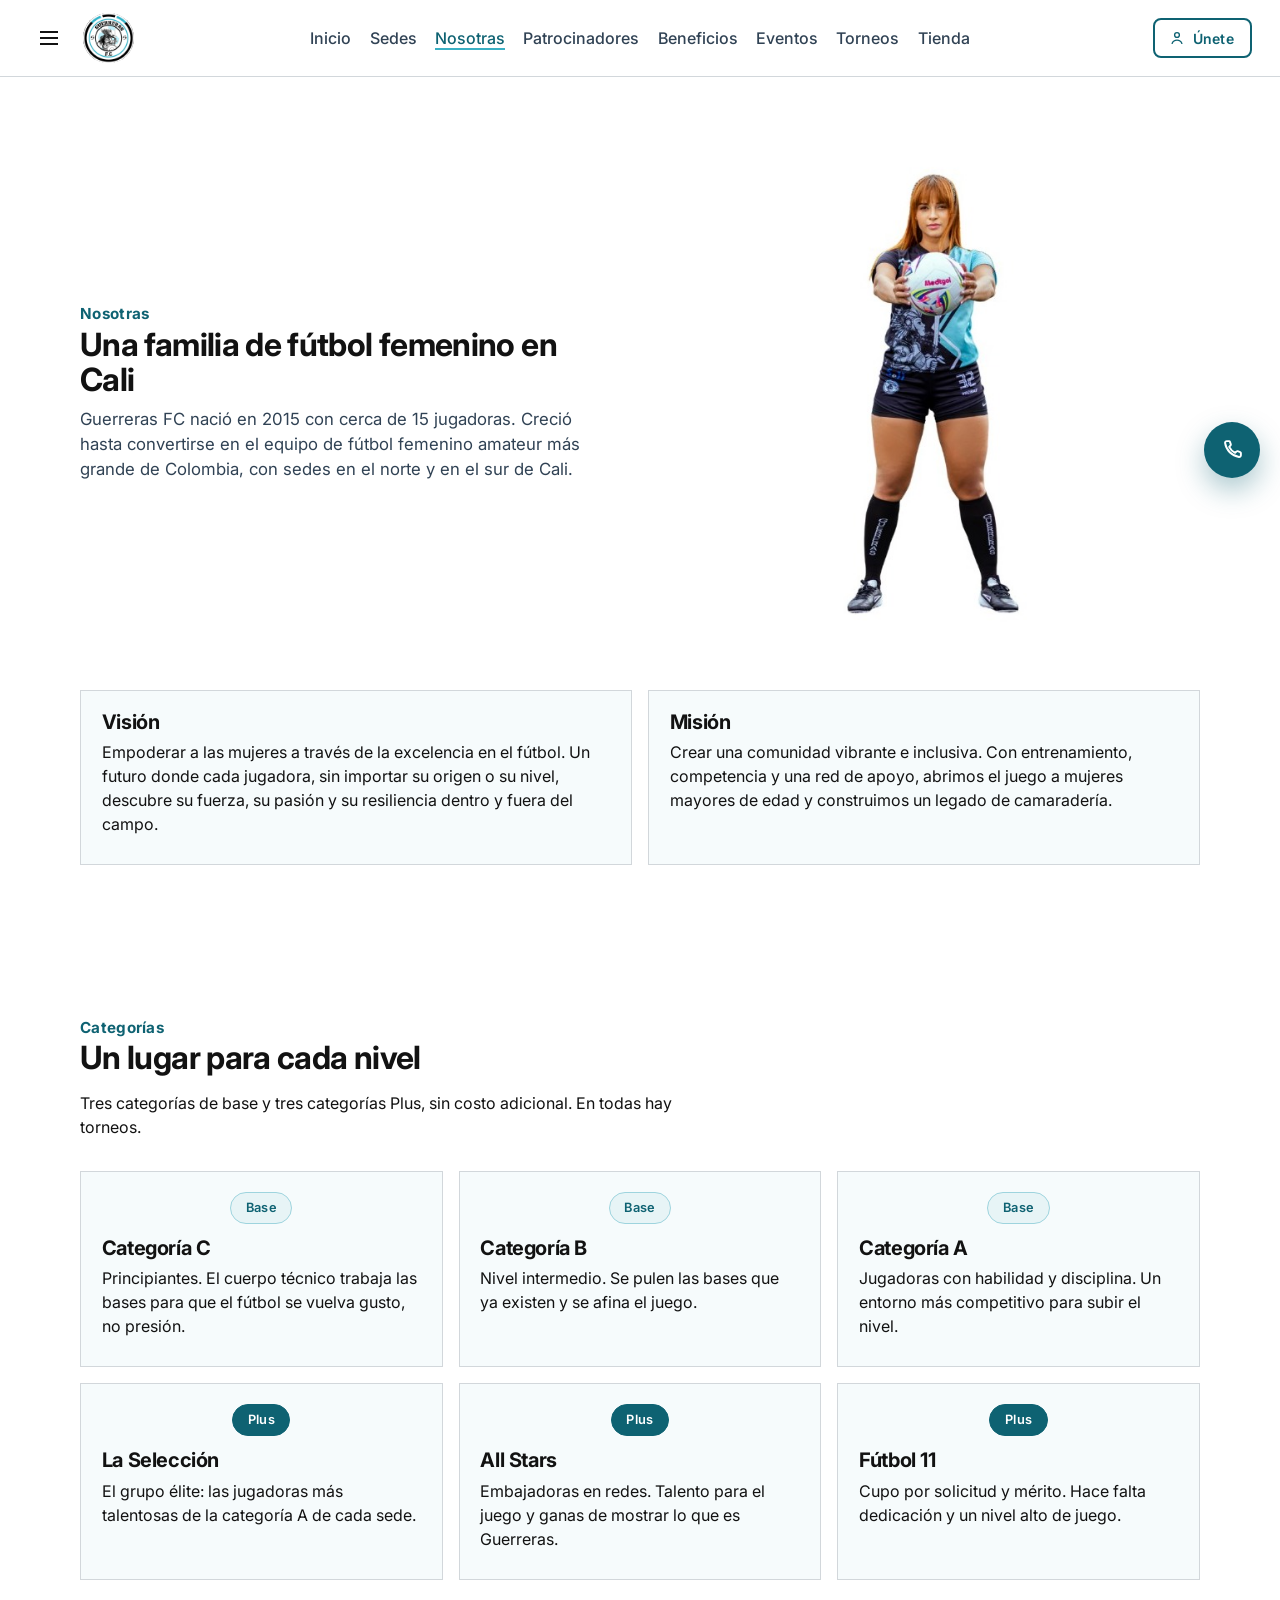
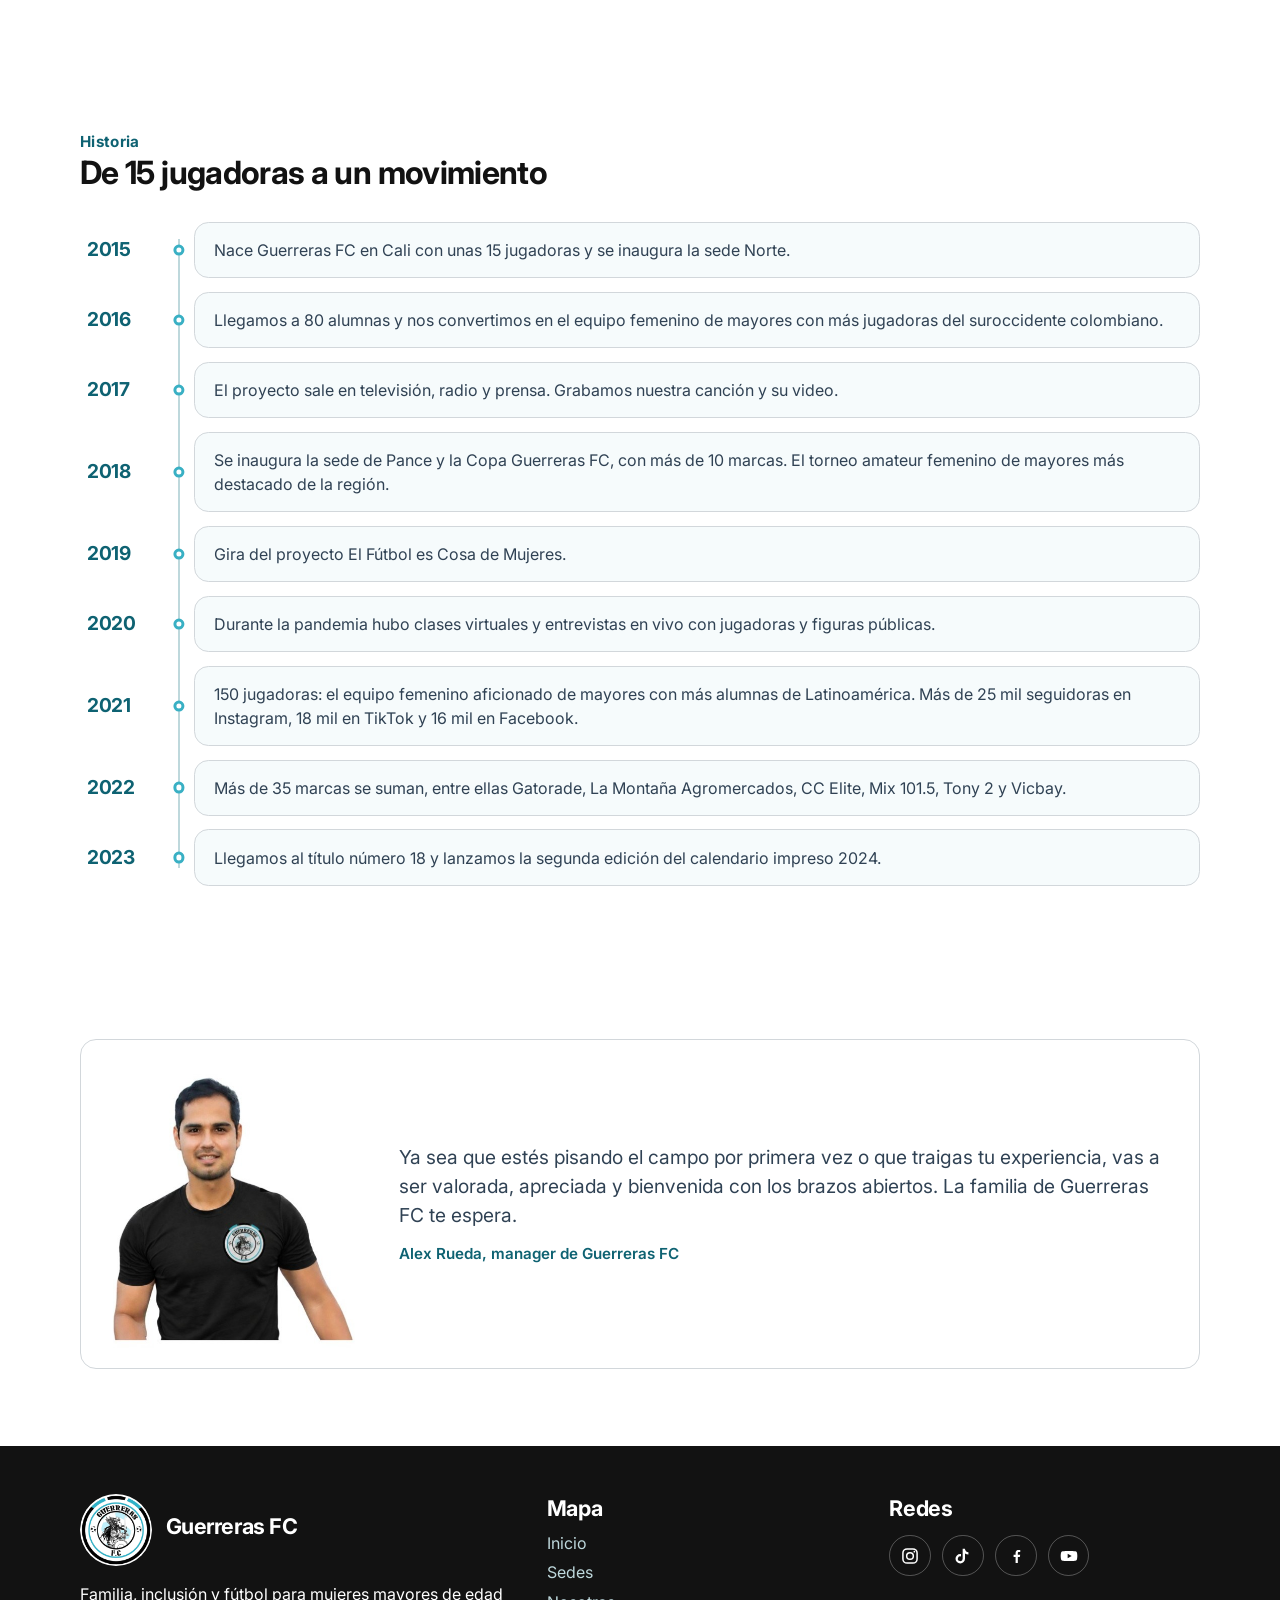
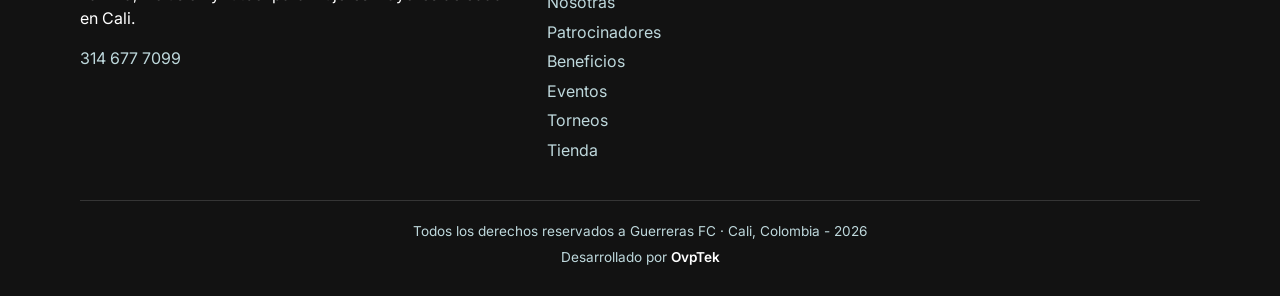
<file: nosotras.html>
<!DOCTYPE html>
<html lang="es-CO">
<head>
  <meta charset="utf-8">
  <meta name="viewport" content="width=device-width, initial-scale=1, viewport-fit=cover">
  <title>Fútbol femenino amateur en Cali | Guerreras FC</title>
  <meta name="description" content="Historia y categorías del equipo de fútbol femenino amateur de Cali, fundado en 2015. Base A, B y C, más La Selección, All Stars y Fútbol 11.">
  <meta name="theme-color" content="#39b0c4">
  <meta property="og:type" content="website">
  <meta property="og:locale" content="es_CO">
  <meta property="og:site_name" content="Guerreras FC Cali">
  <meta property="og:title" content="Fútbol femenino amateur en Cali | Guerreras FC">
  <meta property="og:description" content="Historia y categorías del equipo de fútbol femenino amateur de Cali, fundado en 2015. Base A, B y C, más La Selección, All Stars y Fútbol 11.">
  <meta property="og:image" content="assets/plantel.jpg">
  <meta name="twitter:card" content="summary_large_image">
  <meta name="twitter:title" content="Fútbol femenino amateur en Cali | Guerreras FC">
  <meta name="twitter:description" content="Historia y categorías del equipo de fútbol femenino amateur de Cali, fundado en 2015.">
  <meta name="twitter:image" content="assets/plantel.jpg">
  <link rel="icon" href="assets/favicon.svg?v=3" type="image/svg+xml">
  <link rel="icon" href="assets/favicon-32.png?v=3" sizes="32x32" type="image/png">
  <link rel="apple-touch-icon" href="assets/apple-touch-icon.png?v=3">
  <link rel="preconnect" href="https://fonts.googleapis.com">
  <link rel="preconnect" href="https://fonts.gstatic.com" crossorigin>
  <link href="https://fonts.googleapis.com/css2?family=Inter:wght@400;500;600;700&display=swap" rel="stylesheet">
  <link rel="stylesheet" href="css/styles.css?v=54">
</head>
<body>
  <a class="skip" href="#contenido">Saltar al contenido</a>
  <header class="site-header">
    <div class="nav-bar">
      <div class="header-start">
        <button class="nav-toggle" type="button" aria-expanded="false" aria-controls="menu-panel">
          <span class="sr-only">Abrir menú</span>
          <span></span>
        </button>
        <a class="brand" href="index.html">
          <img class="brand-mark" src="assets/logo.png" width="512" height="512" alt="Guerreras FC">
        </a>
      </div>
      <nav class="site-nav" aria-label="Principal">
        <a href="index.html">Inicio</a>
        <a href="sedes.html">Sedes</a>
        <a href="plantilla.html">Plantilla</a>
        <a href="nosotras.html" aria-current="page">Nosotras</a>
        <a href="patrocinadores.html">Patrocinadores</a>
        <a href="beneficios.html">Beneficios</a>
        <a href="eventos.html">Eventos</a>
        <a href="torneos.html">Torneos</a>
        <span class="nav-shop"><a href="tienda.html">Tienda</a><a class="nav-cart" href="tienda.html#pedido" data-nav-cart hidden aria-label="Ver tu pedido"><svg viewBox="0 0 24 24" width="18" height="18" aria-hidden="true"><path d="M6 7h15l-1.5 8.5H8L6 7Z" fill="none" stroke="currentColor" stroke-width="1.8" stroke-linejoin="round"/><path d="M6 7 5 4H3" fill="none" stroke="currentColor" stroke-width="1.8" stroke-linecap="round"/><circle cx="9" cy="19" r="1.2" fill="currentColor"/><circle cx="17" cy="19" r="1.2" fill="currentColor"/></svg><span data-nav-count>0</span></a></span>
      </nav>
      <div class="header-end">
        <button class="header-join" type="button" data-join>
          <svg viewBox="0 0 24 24" width="18" height="18" aria-hidden="true"><circle cx="12" cy="8" r="3.2" fill="none" stroke="currentColor" stroke-width="1.8"/><path d="M5.5 19.2c1.2-3 3.4-4.4 6.5-4.4s5.3 1.4 6.5 4.4" fill="none" stroke="currentColor" stroke-width="1.8" stroke-linecap="round"/></svg>
          Únete
        </button>
      </div>
    </div>
    <div class="menu-panel" id="menu-panel">
      <nav aria-label="Menú">
        <a href="index.html">Inicio</a>
        <a href="sedes.html">Sedes</a>
        <a href="plantilla.html">Plantilla</a>
        <a href="nosotras.html" aria-current="page">Nosotras</a>
        <a href="patrocinadores.html">Patrocinadores</a>
        <a href="beneficios.html">Beneficios</a>
        <a href="eventos.html">Eventos</a>
        <a href="torneos.html">Torneos</a>
        <span class="nav-shop"><a href="tienda.html">Tienda</a><a class="nav-cart" href="tienda.html#pedido" data-nav-cart hidden aria-label="Ver tu pedido"><svg viewBox="0 0 24 24" width="18" height="18" aria-hidden="true"><path d="M6 7h15l-1.5 8.5H8L6 7Z" fill="none" stroke="currentColor" stroke-width="1.8" stroke-linejoin="round"/><path d="M6 7 5 4H3" fill="none" stroke="currentColor" stroke-width="1.8" stroke-linecap="round"/><circle cx="9" cy="19" r="1.2" fill="currentColor"/><circle cx="17" cy="19" r="1.2" fill="currentColor"/></svg><span data-nav-count>0</span></a></span>
      </nav>
    </div>
  </header>

  <main id="contenido">
    <section class="section band-white">
      <div class="wrap portrait-story">
        <article class="portrait-split">
          <div class="portrait-copy">
            <p class="index">Nosotras</p>
            <h1>Una familia de fútbol femenino en Cali</h1>
            <p>Guerreras FC nació en 2015 con cerca de 15 jugadoras. Creció hasta convertirse en el equipo de fútbol femenino amateur más grande de Colombia, con sedes en el norte y en el sur de Cali.</p>
          </div>
          <figure>
            <img src="assets/jugadora-balon.jpg" width="255" height="577" alt="Jugadora de Guerreras FC con uniforme turquesa y negro, sosteniendo el balón con las dos manos." loading="lazy" decoding="async">
          </figure>
        </article>
      </div>
      <div class="wrap after-portrait">
        <div class="grid-2">
          <article class="card">
            <h3>Visión</h3>
            <p>Empoderar a las mujeres a través de la excelencia en el fútbol. Un futuro donde cada jugadora, sin importar su origen o su nivel, descubre su fuerza, su pasión y su resiliencia dentro y fuera del campo.</p>
          </article>
          <article class="card">
            <h3>Misión</h3>
            <p>Crear una comunidad vibrante e inclusiva. Con entrenamiento, competencia y una red de apoyo, abrimos el juego a mujeres mayores de edad y construimos un legado de camaradería.</p>
          </article>
        </div>
      </div>
    </section>

    <section class="section band-white">
      <div class="wrap">
        <header class="section-head">
          <p class="index">Categorías</p>
          <h2>Un lugar para cada nivel</h2>
          <p>Tres categorías de base y tres categorías Plus, sin costo adicional. En todas hay torneos.</p>
        </header>
        <div class="grid-3 level-cards">
          <article class="card">
            <p class="pill">Base</p>
            <h3>Categoría C</h3>
            <p>Principiantes. El cuerpo técnico trabaja las bases para que el fútbol se vuelva gusto, no presión.</p>
          </article>
          <article class="card">
            <p class="pill">Base</p>
            <h3>Categoría B</h3>
            <p>Nivel intermedio. Se pulen las bases que ya existen y se afina el juego.</p>
          </article>
          <article class="card">
            <p class="pill">Base</p>
            <h3>Categoría A</h3>
            <p>Jugadoras con habilidad y disciplina. Un entorno más competitivo para subir el nivel.</p>
          </article>
          <article class="card">
            <p class="pill is-plus">Plus</p>
            <h3>La Selección</h3>
            <p>El grupo élite: las jugadoras más talentosas de la categoría A de cada sede.</p>
          </article>
          <article class="card">
            <p class="pill is-plus">Plus</p>
            <h3>All Stars</h3>
            <p>Embajadoras en redes. Talento para el juego y ganas de mostrar lo que es Guerreras.</p>
          </article>
          <article class="card">
            <p class="pill is-plus">Plus</p>
            <h3>Fútbol 11</h3>
            <p>Cupo por solicitud y mérito. Hace falta dedicación y un nivel alto de juego.</p>
          </article>
        </div>
      </div>
    </section>

    <section class="section band-white">
      <div class="wrap">
        <header class="section-head">
          <p class="index">Historia</p>
          <h2>De 15 jugadoras a un movimiento</h2>
        </header>
        <ol class="timeline">
          <li><button type="button" class="year" aria-pressed="false">2015</button><button type="button" class="timeline-dot" aria-label="Marcar 2015" aria-pressed="false"></button><p>Nace Guerreras FC en Cali con unas 15 jugadoras y se inaugura la sede Norte.</p></li>
          <li><button type="button" class="year" aria-pressed="false">2016</button><button type="button" class="timeline-dot" aria-label="Marcar 2016" aria-pressed="false"></button><p>Llegamos a 80 alumnas y nos convertimos en el equipo femenino de mayores con más jugadoras del suroccidente colombiano.</p></li>
          <li><button type="button" class="year" aria-pressed="false">2017</button><button type="button" class="timeline-dot" aria-label="Marcar 2017" aria-pressed="false"></button><p>El proyecto sale en televisión, radio y prensa. Grabamos nuestra canción y su video.</p></li>
          <li><button type="button" class="year" aria-pressed="false">2018</button><button type="button" class="timeline-dot" aria-label="Marcar 2018" aria-pressed="false"></button><p>Se inaugura la sede de Pance y la Copa Guerreras FC, con más de 10 marcas. El torneo amateur femenino de mayores más destacado de la región.</p></li>
          <li><button type="button" class="year" aria-pressed="false">2019</button><button type="button" class="timeline-dot" aria-label="Marcar 2019" aria-pressed="false"></button><p>Gira del proyecto El Fútbol es Cosa de Mujeres.</p></li>
          <li><button type="button" class="year" aria-pressed="false">2020</button><button type="button" class="timeline-dot" aria-label="Marcar 2020" aria-pressed="false"></button><p>Durante la pandemia hubo clases virtuales y entrevistas en vivo con jugadoras y figuras públicas.</p></li>
          <li><button type="button" class="year" aria-pressed="false">2021</button><button type="button" class="timeline-dot" aria-label="Marcar 2021" aria-pressed="false"></button><p>150 jugadoras: el equipo femenino aficionado de mayores con más alumnas de Latinoamérica. Más de 25 mil seguidoras en Instagram, 18 mil en TikTok y 16 mil en Facebook.</p></li>
          <li><button type="button" class="year" aria-pressed="false">2022</button><button type="button" class="timeline-dot" aria-label="Marcar 2022" aria-pressed="false"></button><p>Más de 35 marcas se suman, entre ellas Gatorade, La Montaña Agromercados, CC Elite, Mix 101.5, Tony 2 y Vicbay.</p></li>
          <li><button type="button" class="year" aria-pressed="false">2023</button><button type="button" class="timeline-dot" aria-label="Marcar 2023" aria-pressed="false"></button><p>Llegamos al título número 18 y lanzamos la segunda edición del calendario impreso 2024.</p></li>
        </ol>
      </div>
    </section>

    <section class="section band-white">
      <div class="wrap">
        <article class="quote">
          <img src="assets/alex-rueda.jpg" width="509" height="553" alt="Alex Rueda, manager de Guerreras FC, con la camiseta negra del equipo." loading="lazy" decoding="async">
          <blockquote>
            <p>Ya sea que estés pisando el campo por primera vez o que traigas tu experiencia, vas a ser valorada, apreciada y bienvenida con los brazos abiertos. La familia de Guerreras FC te espera.</p>
            <cite>Alex Rueda, manager de Guerreras FC</cite>
          </blockquote>
        </article>
      </div>
    </section>
  </main>

  <footer class="site-footer">
    <div class="wrap footer-grid">
      <div>
        <div class="footer-brand">
          <img src="assets/logo.png" width="512" height="512" alt="">
          <h2>Guerreras FC</h2>
        </div>
        <p>Familia, inclusión y fútbol para mujeres mayores de edad en Cali.</p>
        <p><a href="tel:+573146777099">314 677 7099</a></p>
      </div>
      <div>
        <h2>Mapa</h2>
        <ul>
          <li><a href="index.html">Inicio</a></li>
          <li><a href="sedes.html">Sedes</a></li>
          <li><a href="plantilla.html">Plantilla</a></li>
          <li><a href="nosotras.html">Nosotras</a></li>
          <li><a href="patrocinadores.html">Patrocinadores</a></li>
          <li><a href="beneficios.html">Beneficios</a></li>
          <li><a href="eventos.html">Eventos</a></li>
          <li><a href="torneos.html">Torneos</a></li>
          <li><a href="tienda.html">Tienda</a></li>
        </ul>
      </div>
      <div>
        <h2>Redes</h2>
        <nav class="socials" aria-label="Redes sociales">
          <a href="https://www.instagram.com/guerreras_fc/" target="_blank" rel="noopener noreferrer" aria-label="Instagram"><svg viewBox="0 0 24 24" width="20" height="20" aria-hidden="true"><rect x="3.5" y="3.5" width="17" height="17" rx="5" fill="none" stroke="currentColor" stroke-width="1.8"/><circle cx="12" cy="12" r="4" fill="none" stroke="currentColor" stroke-width="1.8"/><circle cx="17.2" cy="6.8" r="1" fill="currentColor"/></svg></a>
          <a href="https://www.tiktok.com/@guerrerasfccali" target="_blank" rel="noopener noreferrer" aria-label="TikTok"><svg viewBox="0 0 24 24" width="20" height="20" aria-hidden="true"><path fill="currentColor" d="M14.2 3.2c.5 2.4 1.8 4 4.3 4.4v2.6c-1.5 0-2.9-.5-4.1-1.3v6.4a5.7 5.7 0 1 1-5.7-5.7c.3 0 .6 0 .9.1v2.8a2.9 2.9 0 1 0 2 2.8V3.2h2.6Z"/></svg></a>
          <a href="https://www.facebook.com/guerrerasfc.cali" target="_blank" rel="noopener noreferrer" aria-label="Facebook"><svg viewBox="0 0 24 24" width="20" height="20" aria-hidden="true"><path fill="currentColor" d="M14.2 20.5v-7.2h2.4l.4-2.8h-2.8V8.7c0-.8.2-1.4 1.4-1.4h1.5V4.8c-.3 0-1.1-.1-2.1-.1-2.1 0-3.5 1.3-3.5 3.6v2.2H9.1v2.8h2.4v7.2h2.7Z"/></svg></a>
          <a href="https://www.youtube.com/@guerrerasfc5474" target="_blank" rel="noopener noreferrer" aria-label="YouTube"><svg viewBox="0 0 24 24" width="20" height="20" aria-hidden="true"><path fill="currentColor" d="M21.6 8.2a2.5 2.5 0 0 0-1.8-1.8C18.2 6 12 6 12 6s-6.2 0-7.8.4a2.5 2.5 0 0 0-1.8 1.8A26 26 0 0 0 2 12a26 26 0 0 0 .4 3.8 2.5 2.5 0 0 0 1.8 1.8C5.8 18 12 18 12 18s6.2 0 7.8-.4a2.5 2.5 0 0 0 1.8-1.8A26 26 0 0 0 22 12a26 26 0 0 0-.4-3.8ZM10.4 14.8V9.2L15.2 12l-4.8 2.8Z"/></svg></a>
        </nav>
      </div>
    </div>
    <div class="wrap legal">
      <p>Todos los derechos reservados a Guerreras FC · Cali, Colombia - 2026</p>
      <p class="powered">Desarrollado por <a href="https://www.ovptek.com/" target="_blank" rel="noopener noreferrer">OvpTek</a></p>
    </div>
  </footer>
  <a class="call-float" href="https://wa.me/573146777099?text=Estoy%20interesada%20en%20ser%20parte%20de%20Guerreras%20FC" target="_blank" rel="noopener noreferrer" aria-label="Escribir por WhatsApp: Estoy interesada en ser parte de Guerreras FC">
    <svg viewBox="0 0 24 24" width="26" height="26" aria-hidden="true"><path d="M7.2 3.8h2.1c.4 0 .7.3.8.6l.8 2.4a.9.9 0 0 1-.2.9L9.4 9.1a12 12 0 0 0 5.5 5.5l1.4-1.3a.9.9 0 0 1 .9-.2l2.4.8c.3.1.6.4.6.8v2.1a1.6 1.6 0 0 1-1.7 1.6A15.2 15.2 0 0 1 5.6 5.5a1.6 1.6 0 0 1 1.6-1.7Z" fill="none" stroke="currentColor" stroke-width="1.8" stroke-linejoin="round"/></svg>
  </a>
  <script src="js/visibility.js?v=6"></script>
  <script src="js/main.js"></script>
</body>
</html>
</file>
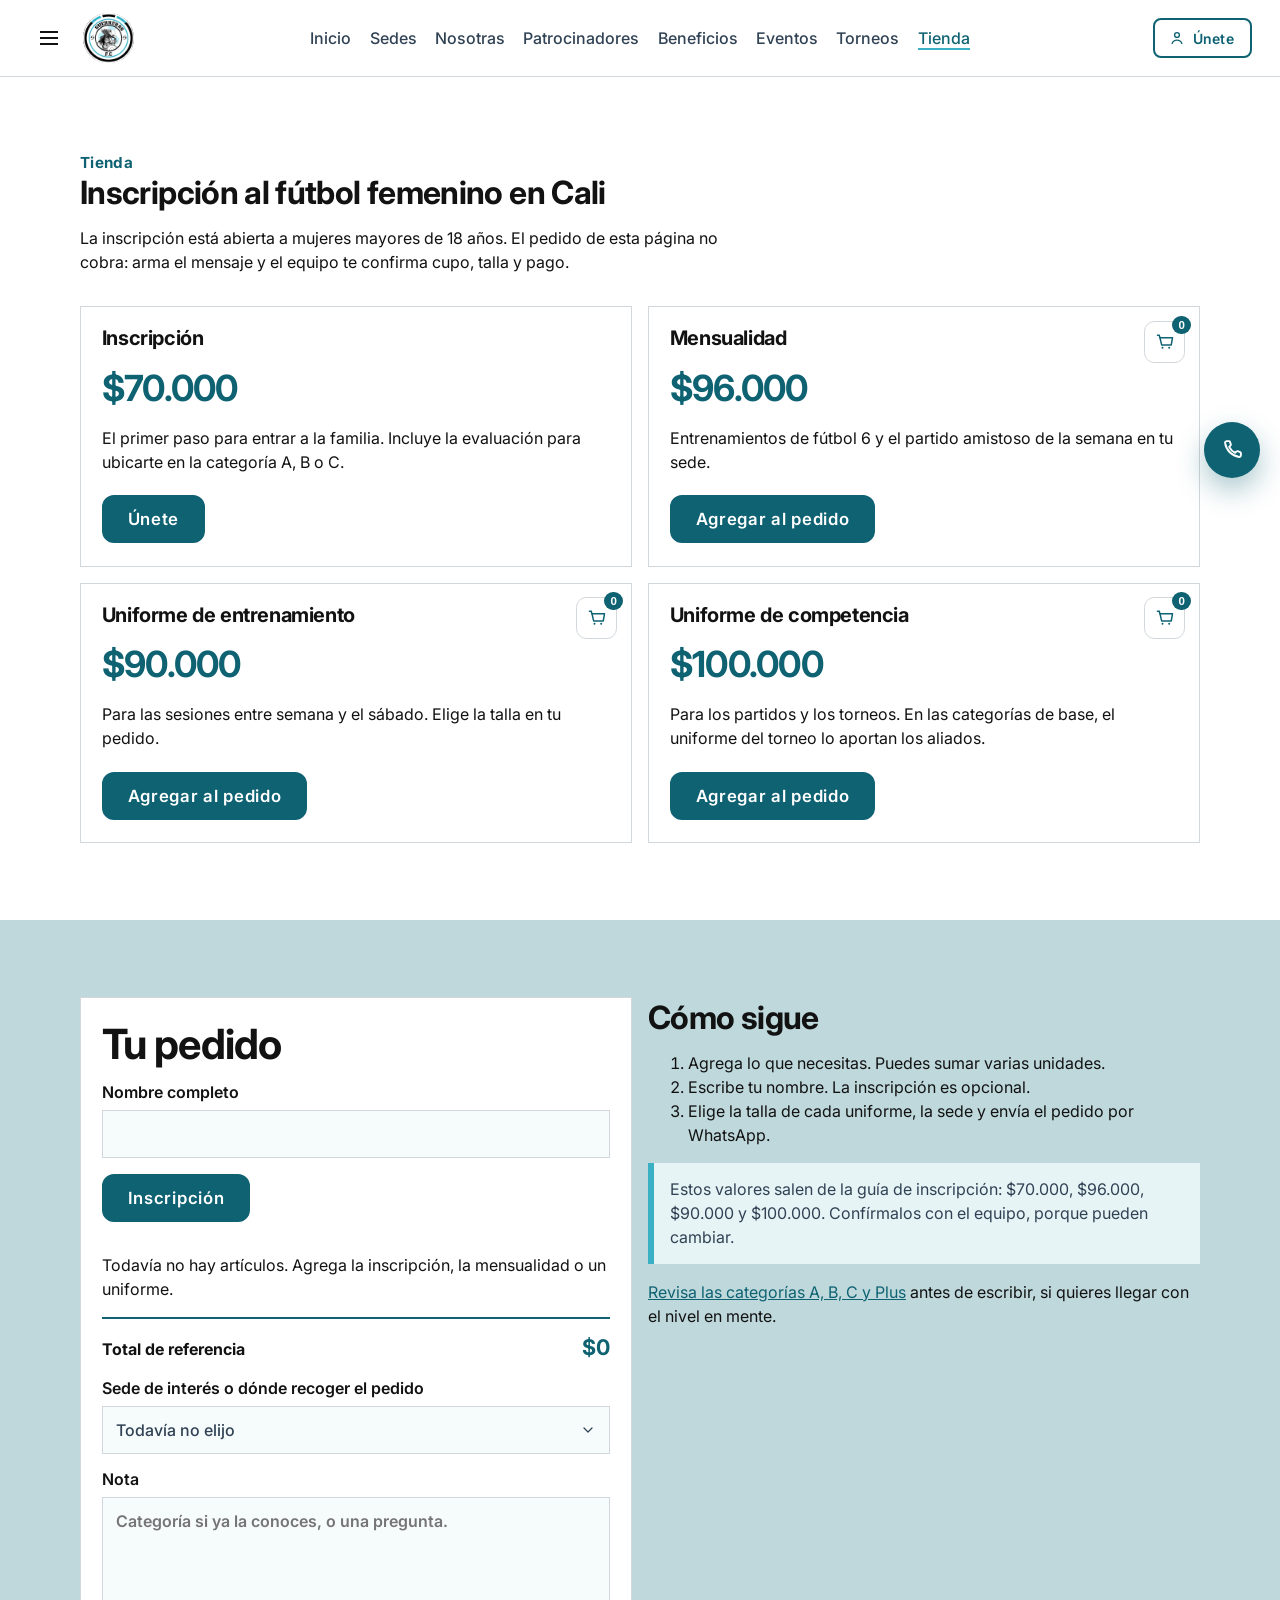
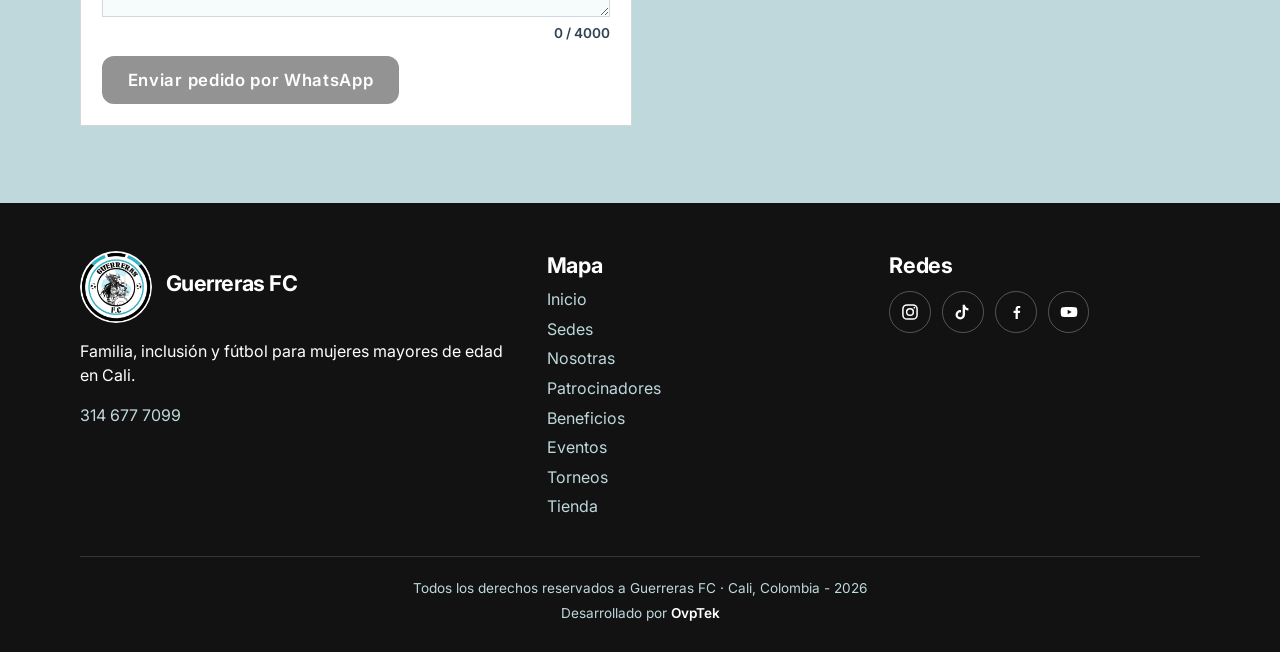
<file: tienda.html>
<!DOCTYPE html>
<html lang="es-CO">
<head>
  <meta charset="utf-8">
  <meta name="viewport" content="width=device-width, initial-scale=1, viewport-fit=cover">
  <title>Inscripción a fútbol femenino en Cali | Guerreras FC</title>
  <meta name="description" content="Inscripción $70.000 y mensualidad $96.000 al fútbol femenino en Cali. Uniformes de Guerreras FC y pedido por WhatsApp al 314 677 7099.">
  <meta name="theme-color" content="#39b0c4">
  <meta property="og:type" content="website">
  <meta property="og:locale" content="es_CO">
  <meta property="og:site_name" content="Guerreras FC Cali">
  <meta property="og:title" content="Inscripción a fútbol femenino en Cali | Guerreras FC">
  <meta property="og:description" content="Inscripción $70.000 y mensualidad $96.000 al fútbol femenino en Cali. Uniformes y pedido por WhatsApp.">
  <meta property="og:image" content="assets/plantel.jpg">
  <meta name="twitter:card" content="summary_large_image">
  <meta name="twitter:title" content="Inscripción a fútbol femenino en Cali | Guerreras FC">
  <meta name="twitter:description" content="Inscripción $70.000 y mensualidad $96.000 al fútbol femenino en Cali. Uniformes y pedido por WhatsApp.">
  <meta name="twitter:image" content="assets/plantel.jpg">
  <link rel="icon" href="assets/favicon.svg?v=3" type="image/svg+xml">
  <link rel="icon" href="assets/favicon-32.png?v=3" sizes="32x32" type="image/png">
  <link rel="apple-touch-icon" href="assets/apple-touch-icon.png?v=3">
  <link rel="preconnect" href="https://fonts.googleapis.com">
  <link rel="preconnect" href="https://fonts.gstatic.com" crossorigin>
  <link href="https://fonts.googleapis.com/css2?family=Inter:wght@400;500;600;700&display=swap" rel="stylesheet">
  <link rel="stylesheet" href="css/styles.css?v=54">
</head>
<body>
  <a class="skip" href="#contenido">Saltar al contenido</a>
  <header class="site-header">
    <div class="nav-bar">
      <div class="header-start">
        <button class="nav-toggle" type="button" aria-expanded="false" aria-controls="menu-panel">
          <span class="sr-only">Abrir menú</span>
          <span></span>
        </button>
        <a class="brand" href="index.html">
          <img class="brand-mark" src="assets/logo.png" width="512" height="512" alt="Guerreras FC">
        </a>
      </div>
      <nav class="site-nav" aria-label="Principal">
        <a href="index.html">Inicio</a>
        <a href="sedes.html">Sedes</a>
        <a href="plantilla.html">Plantilla</a>
        <a href="nosotras.html">Nosotras</a>
        <a href="patrocinadores.html">Patrocinadores</a>
        <a href="beneficios.html">Beneficios</a>
        <a href="eventos.html">Eventos</a>
        <a href="torneos.html">Torneos</a>
        <span class="nav-shop"><a href="tienda.html" aria-current="page">Tienda</a><a class="nav-cart" href="tienda.html#pedido" data-nav-cart hidden aria-label="Ver tu pedido"><svg viewBox="0 0 24 24" width="18" height="18" aria-hidden="true"><path d="M6 7h15l-1.5 8.5H8L6 7Z" fill="none" stroke="currentColor" stroke-width="1.8" stroke-linejoin="round"/><path d="M6 7 5 4H3" fill="none" stroke="currentColor" stroke-width="1.8" stroke-linecap="round"/><circle cx="9" cy="19" r="1.2" fill="currentColor"/><circle cx="17" cy="19" r="1.2" fill="currentColor"/></svg><span data-nav-count>0</span></a></span>
      </nav>
      <div class="header-end">
        <button class="header-join" type="button" data-join>
          <svg viewBox="0 0 24 24" width="18" height="18" aria-hidden="true"><circle cx="12" cy="8" r="3.2" fill="none" stroke="currentColor" stroke-width="1.8"/><path d="M5.5 19.2c1.2-3 3.4-4.4 6.5-4.4s5.3 1.4 6.5 4.4" fill="none" stroke="currentColor" stroke-width="1.8" stroke-linecap="round"/></svg>
          Únete
        </button>
      </div>
    </div>
    <div class="menu-panel" id="menu-panel">
      <nav aria-label="Menú">
        <a href="index.html">Inicio</a>
        <a href="sedes.html">Sedes</a>
        <a href="plantilla.html">Plantilla</a>
        <a href="nosotras.html">Nosotras</a>
        <a href="patrocinadores.html">Patrocinadores</a>
        <a href="beneficios.html">Beneficios</a>
        <a href="eventos.html">Eventos</a>
        <a href="torneos.html">Torneos</a>
        <span class="nav-shop"><a href="tienda.html" aria-current="page">Tienda</a><a class="nav-cart" href="tienda.html#pedido" data-nav-cart hidden aria-label="Ver tu pedido"><svg viewBox="0 0 24 24" width="18" height="18" aria-hidden="true"><path d="M6 7h15l-1.5 8.5H8L6 7Z" fill="none" stroke="currentColor" stroke-width="1.8" stroke-linejoin="round"/><path d="M6 7 5 4H3" fill="none" stroke="currentColor" stroke-width="1.8" stroke-linecap="round"/><circle cx="9" cy="19" r="1.2" fill="currentColor"/><circle cx="17" cy="19" r="1.2" fill="currentColor"/></svg><span data-nav-count>0</span></a></span>
      </nav>
    </div>
  </header>

  <main id="contenido">
    <section class="section band-white">
      <div class="wrap">
        <header class="section-head">
          <p class="index">Tienda</p>
          <h1>Inscripción al fútbol femenino en Cali</h1>
          <p>La inscripción está abierta a mujeres mayores de 18 años. El pedido de esta página no cobra: arma el mensaje y el equipo te confirma cupo, talla y pago.</p>
        </header>
        <div class="products">
          <article class="product" data-id="inscripcion" data-name="Inscripción" data-price="70000">
            <h3>Inscripción</h3>
            <p class="amount">$70.000</p>
            <p>El primer paso para entrar a la familia. Incluye la evaluación para ubicarte en la categoría A, B o C.</p>
            <button class="btn" type="button" data-join>Únete</button>
          </article>
          <article class="product" data-id="mensualidad" data-name="Mensualidad" data-price="96000">
            <button class="product-cart" type="button" data-product-cart="mensualidad" aria-label="Ver Mensualidad en tu pedido">
              <svg viewBox="0 0 24 24" width="20" height="20" aria-hidden="true"><path d="M6 7h15l-1.5 8.5H8L6 7Z" fill="none" stroke="currentColor" stroke-width="1.8" stroke-linejoin="round"/><path d="M6 7 5 4H3" fill="none" stroke="currentColor" stroke-width="1.8" stroke-linecap="round"/><circle cx="9" cy="19" r="1.2" fill="currentColor"/><circle cx="17" cy="19" r="1.2" fill="currentColor"/></svg>
              <span data-product-count="mensualidad">0</span>
            </button>
            <h3>Mensualidad</h3>
            <p class="amount">$96.000</p>
            <p>Entrenamientos de fútbol 6 y el partido amistoso de la semana en tu sede.</p>
            <button class="btn" type="button" data-add>Agregar al pedido</button>
          </article>
          <article class="product" data-id="entrenamiento" data-name="Uniforme de entrenamiento" data-price="90000">
            <button class="product-cart" type="button" data-product-cart="entrenamiento" aria-label="Ver Uniforme de entrenamiento en tu pedido">
              <svg viewBox="0 0 24 24" width="20" height="20" aria-hidden="true"><path d="M6 7h15l-1.5 8.5H8L6 7Z" fill="none" stroke="currentColor" stroke-width="1.8" stroke-linejoin="round"/><path d="M6 7 5 4H3" fill="none" stroke="currentColor" stroke-width="1.8" stroke-linecap="round"/><circle cx="9" cy="19" r="1.2" fill="currentColor"/><circle cx="17" cy="19" r="1.2" fill="currentColor"/></svg>
              <span data-product-count="entrenamiento">0</span>
            </button>
            <h3>Uniforme de entrenamiento</h3>
            <p class="amount">$90.000</p>
            <p>Para las sesiones entre semana y el sábado. Elige la talla en tu pedido.</p>
            <button class="btn" type="button" data-add>Agregar al pedido</button>
          </article>
          <article class="product" data-id="competencia" data-name="Uniforme de competencia" data-price="100000">
            <button class="product-cart" type="button" data-product-cart="competencia" aria-label="Ver Uniforme de competencia en tu pedido">
              <svg viewBox="0 0 24 24" width="20" height="20" aria-hidden="true"><path d="M6 7h15l-1.5 8.5H8L6 7Z" fill="none" stroke="currentColor" stroke-width="1.8" stroke-linejoin="round"/><path d="M6 7 5 4H3" fill="none" stroke="currentColor" stroke-width="1.8" stroke-linecap="round"/><circle cx="9" cy="19" r="1.2" fill="currentColor"/><circle cx="17" cy="19" r="1.2" fill="currentColor"/></svg>
              <span data-product-count="competencia">0</span>
            </button>
            <h3>Uniforme de competencia</h3>
            <p class="amount">$100.000</p>
            <p>Para los partidos y los torneos. En las categorías de base, el uniforme del torneo lo aportan los aliados.</p>
            <button class="btn" type="button" data-add>Agregar al pedido</button>
          </article>
        </div>
      </div>
    </section>

    <section class="section band" id="pedido">
      <div class="wrap grid-2">
        <form class="cart" id="pedido-form">
          <h2>Tu pedido</h2>
          <label class="field" for="pedido-name">Nombre completo
            <span class="field-clear">
              <input id="pedido-name" name="nombre" type="text" autocomplete="name">
              <button class="clear-field" type="button" data-clear-for="pedido-name" aria-label="Borrar nombre">
                <svg viewBox="0 0 24 24" width="14" height="14" aria-hidden="true"><path d="M6 6l12 12M18 6 6 18" fill="none" stroke="currentColor" stroke-width="1.8" stroke-linecap="round"/></svg>
              </button>
            </span>
            <span class="field-error" data-error-for="pedido-name"></span>
          </label>
          <button class="btn" id="add-inscripcion" type="button">Inscripción</button>
          <div data-cart-list></div>
          <p class="cart-total">Total de referencia <strong data-cart-total>$0</strong></p>
          <div class="field">Sede de interés o dónde recoger el pedido
            <div class="sede-pick">
              <button class="sede-pick-btn is-placeholder" id="sede-btn" type="button" aria-haspopup="listbox" aria-expanded="false" aria-controls="sede-list">
                <span data-order-sede-label>Todavía no elijo</span>
                <svg viewBox="0 0 24 24" width="16" height="16" aria-hidden="true"><path d="m6 9 6 6 6-6" fill="none" stroke="currentColor" stroke-width="1.8" stroke-linecap="round" stroke-linejoin="round"/></svg>
              </button>
              <ul class="sede-pick-list" id="sede-list" role="listbox" hidden>
                <li role="option" data-value="" aria-selected="true">Todavía no elijo</li>
                <li role="option" data-value="Guerreras Sur 1 · Cancha 5.11">Guerreras Sur 1 · Cancha 5.11<span class="sede-address">Cra 56 #12a-01, Cali, Valle del Cauca</span></li>
                <li role="option" data-value="Guerreras Sur 2 · Cancha Tiro de Esquina">Guerreras Sur 2 · Cancha Tiro de Esquina<span class="sede-address">Cra 70 #13-90, Cali, Valle del Cauca</span></li>
                <li role="option" data-value="Guerreras Norte · Cancha Wembley">Guerreras Norte · Cancha Wembley<span class="sede-address">Calle 58 Norte con Avenida 3 Norte, Cali, Valle del Cauca</span></li>
                <li role="option" data-value="Guerreras Ciudad del Campo · Cancha Campo Verde">Guerreras Ciudad del Campo · Cancha Campo Verde<span class="sede-address">Cra 7U #93-171, Juanchito, Valle del Cauca</span></li>
              </ul>
              <input id="sede" name="sede" type="hidden" value="">
            </div>
          </div>
          <label class="field" for="nota">Nota
            <textarea id="nota" name="nota" rows="4" maxlength="4000" placeholder="Categoría si ya la conoces, o una pregunta."></textarea>
            <span class="char-count" data-nota-count>0 / 4000</span>
          </label>
          <button class="btn btn-dark" type="button" data-send disabled>Enviar pedido por WhatsApp</button>
        </form>
        <div>
          <h2>Cómo sigue</h2>
          <ol>
            <li>Agrega lo que necesitas. Puedes sumar varias unidades.</li>
            <li>Escribe tu nombre. La inscripción es opcional.</li>
            <li>Elige la talla de cada uniforme, la sede y envía el pedido por WhatsApp.</li>
          </ol>
          <p class="note">Estos valores salen de la guía de inscripción: $70.000, $96.000, $90.000 y $100.000. Confírmalos con el equipo, porque pueden cambiar.</p>
          <p><a href="nosotras.html">Revisa las categorías A, B, C y Plus</a> antes de escribir, si quieres llegar con el nivel en mente.</p>
        </div>
      </div>
    </section>
  </main>

  <footer class="site-footer">
    <div class="wrap footer-grid">
      <div>
        <div class="footer-brand">
          <img src="assets/logo.png" width="512" height="512" alt="">
          <h2>Guerreras FC</h2>
        </div>
        <p>Familia, inclusión y fútbol para mujeres mayores de edad en Cali.</p>
        <p><a href="tel:+573146777099">314 677 7099</a></p>
      </div>
      <div>
        <h2>Mapa</h2>
        <ul>
          <li><a href="index.html">Inicio</a></li>
          <li><a href="sedes.html">Sedes</a></li>
          <li><a href="plantilla.html">Plantilla</a></li>
          <li><a href="nosotras.html">Nosotras</a></li>
          <li><a href="patrocinadores.html">Patrocinadores</a></li>
          <li><a href="beneficios.html">Beneficios</a></li>
          <li><a href="eventos.html">Eventos</a></li>
          <li><a href="torneos.html">Torneos</a></li>
          <li><a href="tienda.html">Tienda</a></li>
        </ul>
      </div>
      <div>
        <h2>Redes</h2>
        <nav class="socials" aria-label="Redes sociales">
          <a href="https://www.instagram.com/guerreras_fc/" target="_blank" rel="noopener noreferrer" aria-label="Instagram"><svg viewBox="0 0 24 24" width="20" height="20" aria-hidden="true"><rect x="3.5" y="3.5" width="17" height="17" rx="5" fill="none" stroke="currentColor" stroke-width="1.8"/><circle cx="12" cy="12" r="4" fill="none" stroke="currentColor" stroke-width="1.8"/><circle cx="17.2" cy="6.8" r="1" fill="currentColor"/></svg></a>
          <a href="https://www.tiktok.com/@guerrerasfccali" target="_blank" rel="noopener noreferrer" aria-label="TikTok"><svg viewBox="0 0 24 24" width="20" height="20" aria-hidden="true"><path fill="currentColor" d="M14.2 3.2c.5 2.4 1.8 4 4.3 4.4v2.6c-1.5 0-2.9-.5-4.1-1.3v6.4a5.7 5.7 0 1 1-5.7-5.7c.3 0 .6 0 .9.1v2.8a2.9 2.9 0 1 0 2 2.8V3.2h2.6Z"/></svg></a>
          <a href="https://www.facebook.com/guerrerasfc.cali" target="_blank" rel="noopener noreferrer" aria-label="Facebook"><svg viewBox="0 0 24 24" width="20" height="20" aria-hidden="true"><path fill="currentColor" d="M14.2 20.5v-7.2h2.4l.4-2.8h-2.8V8.7c0-.8.2-1.4 1.4-1.4h1.5V4.8c-.3 0-1.1-.1-2.1-.1-2.1 0-3.5 1.3-3.5 3.6v2.2H9.1v2.8h2.4v7.2h2.7Z"/></svg></a>
          <a href="https://www.youtube.com/@guerrerasfc5474" target="_blank" rel="noopener noreferrer" aria-label="YouTube"><svg viewBox="0 0 24 24" width="20" height="20" aria-hidden="true"><path fill="currentColor" d="M21.6 8.2a2.5 2.5 0 0 0-1.8-1.8C18.2 6 12 6 12 6s-6.2 0-7.8.4a2.5 2.5 0 0 0-1.8 1.8A26 26 0 0 0 2 12a26 26 0 0 0 .4 3.8 2.5 2.5 0 0 0 1.8 1.8C5.8 18 12 18 12 18s6.2 0 7.8-.4a2.5 2.5 0 0 0 1.8-1.8A26 26 0 0 0 22 12a26 26 0 0 0-.4-3.8ZM10.4 14.8V9.2L15.2 12l-4.8 2.8Z"/></svg></a>
        </nav>
      </div>
    </div>
    <div class="wrap legal">
      <p>Todos los derechos reservados a Guerreras FC · Cali, Colombia - 2026</p>
      <p class="powered">Desarrollado por <a href="https://www.ovptek.com/" target="_blank" rel="noopener noreferrer">OvpTek</a></p>
    </div>
  </footer>
  <a class="call-float" href="https://wa.me/573146777099?text=Estoy%20interesada%20en%20ser%20parte%20de%20Guerreras%20FC" target="_blank" rel="noopener noreferrer" aria-label="Escribir por WhatsApp: Estoy interesada en ser parte de Guerreras FC">
    <svg viewBox="0 0 24 24" width="26" height="26" aria-hidden="true"><path d="M7.2 3.8h2.1c.4 0 .7.3.8.6l.8 2.4a.9.9 0 0 1-.2.9L9.4 9.1a12 12 0 0 0 5.5 5.5l1.4-1.3a.9.9 0 0 1 .9-.2l2.4.8c.3.1.6.4.6.8v2.1a1.6 1.6 0 0 1-1.7 1.6A15.2 15.2 0 0 1 5.6 5.5a1.6 1.6 0 0 1 1.6-1.7Z" fill="none" stroke="currentColor" stroke-width="1.8" stroke-linejoin="round"/></svg>
  </a>
  <script src="js/visibility.js?v=6"></script>
  <script src="js/main.js"></script>
</body>
</html>
</file>
<file: css/styles.css>
/* Brand: guerrerasfccali.com/beneficios-guerreras (#39b0c4, #304254, white, black)
   and the Sé Parte de Guerreras brochure (powder teal #bed8dc, black, white). */

:root {
  --ink: #121212;
  --slate: #304254;
  --teal: #39b0c4;
  --teal-ink: #0e6272;
  --mist: #bed8dc;
  --ice: #e7f4f6;
  --foam: #f6fbfc;
  --white: #ffffff;
  --line: #d2d7db;
  --shadow: 0 16px 40px rgba(18, 18, 18, 0.08);
  --sans: "Inter", Arial, Helvetica, sans-serif;
  --max: 1120px;
}

*,
*::before,
*::after { box-sizing: border-box; }

html { scroll-behavior: smooth; background: var(--foam); }

body {
  margin: 0;
  min-height: 100vh;
  min-height: 100dvh;
  display: flex;
  flex-direction: column;
  color: var(--ink);
  background: var(--foam);
  font-family: var(--sans);
  font-size: 1rem;
  line-height: 1.5;
  color-scheme: light;
}

img { max-width: 100%; display: block; }

a { color: var(--teal-ink); }

a:hover { color: var(--ink); }

:focus-visible {
  outline: 3px solid var(--teal-ink);
  outline-offset: 3px;
}

.skip {
  position: absolute;
  left: 1rem;
  top: -4rem;
  background: var(--ink);
  color: var(--white);
  padding: 0.6rem 1rem;
  z-index: 40;
}

.skip:focus { top: 1rem; }

.sr-only {
  position: absolute;
  width: 1px;
  height: 1px;
  padding: 0;
  margin: -1px;
  overflow: hidden;
  clip: rect(0, 0, 0, 0);
  border: 0;
}

.wrap {
  width: min(var(--max), calc(100% - 2.5rem));
  max-width: 100%;
  min-width: 0;
  margin-inline: auto;
}

body > main { flex: 1 0 auto; min-width: 0; }

.site-header {
  position: sticky;
  top: 0;
  z-index: 30;
  background: var(--white);
  border-bottom: 1px solid var(--line);
}

.nav-bar {
  display: grid;
  grid-template-columns: 1fr auto 1fr;
  align-items: center;
  min-height: 4.75rem;
  padding: 0 1.75rem;
  gap: 1rem;
}

.header-start,
.header-end {
  display: flex;
  align-items: center;
  gap: 0.85rem;
}

.header-end { justify-content: flex-end; }

.brand {
  display: flex;
  align-items: center;
  text-decoration: none;
  color: var(--ink);
}

.brand-mark {
  width: 3.15rem;
  height: 3.15rem;
  flex-shrink: 0;
  border-radius: 50%;
  object-fit: cover;
}

.nav-toggle {
  display: flex;
  width: 2.6rem;
  height: 2.6rem;
  border: 0;
  background: transparent;
  padding: 0;
  flex-direction: column;
  justify-content: center;
  align-items: center;
  gap: 5px;
  cursor: pointer;
}

.nav-toggle > span:last-child,
.nav-toggle > span:last-child::before,
.nav-toggle > span:last-child::after {
  display: block;
  width: 1.15rem;
  height: 2px;
  background: var(--ink);
  position: relative;
}

.nav-toggle > span:last-child::before,
.nav-toggle > span:last-child::after {
  content: "";
  position: absolute;
  left: 0;
}

.nav-toggle > span:last-child::before { top: -6px; }
.nav-toggle > span:last-child::after { top: 6px; }

.site-nav {
  display: flex;
  align-items: center;
  justify-content: center;
  gap: 1.15rem;
}

.site-nav a,
.menu-panel a {
  color: var(--slate);
  text-decoration: none;
  font-weight: 500;
  font-size: 1rem;
}

.site-nav a[aria-current="page"],
.menu-panel a[aria-current="page"] {
  color: var(--teal-ink);
  box-shadow: inset 0 -2px 0 var(--teal);
}

.site-nav a:hover,
.menu-panel a:hover { color: var(--teal-ink); }

.header-join {
  display: inline-flex;
  align-items: center;
  gap: 0.4rem;
  min-height: 2.5rem;
  padding: 0.35rem 1rem 0.35rem 0.8rem;
  border: 2px solid var(--teal-ink);
  border-radius: 8px;
  background: var(--white);
  color: var(--teal-ink);
  text-decoration: none;
  font-family: inherit;
  font-weight: 600;
  font-size: 0.875rem;
  letter-spacing: 0.02em;
  white-space: nowrap;
  cursor: pointer;
}

.header-join svg { display: block; }

.header-join:hover {
  background: var(--teal-ink);
  color: var(--white);
}

.menu-panel {
  display: none;
  position: absolute;
  left: 0;
  right: 0;
  top: 100%;
  background: var(--white);
  border-bottom: 1px solid var(--line);
  box-shadow: var(--shadow);
  padding: 1.25rem 1.75rem 1.6rem;
}

.site-header.is-open .menu-panel { display: block; }

.menu-panel nav {
  display: flex;
  flex-direction: column;
  align-items: flex-start;
  gap: 0.35rem;
}

.menu-panel a {
  font-size: 1.35rem;
  padding: 0.35rem 0;
  box-shadow: none;
}

.menu-panel a[aria-current="page"] { box-shadow: inset 3px 0 0 var(--teal); padding-left: 0.7rem; }

.nav-shop {
  display: inline-flex;
  align-items: center;
  gap: 0.35rem;
}

.nav-cart {
  position: relative;
  display: inline-grid;
  place-items: center;
  width: 1.85rem;
  height: 1.85rem;
  color: var(--teal-ink);
  text-decoration: none;
}

.nav-cart[hidden] { display: none; }

[hidden] { display: none !important; }

.nav-cart span {
  position: absolute;
  top: -0.35rem;
  right: -0.4rem;
  min-width: 1.05rem;
  height: 1.05rem;
  padding: 0 0.2rem;
  border-radius: 999px;
  background: var(--teal-ink);
  color: var(--white);
  font-size: 0.68rem;
  font-weight: 700;
  line-height: 1.05rem;
  text-align: center;
}

.menu-panel .nav-shop { gap: 0.7rem; }

.menu-panel .nav-cart { width: 2.2rem; height: 2.2rem; }

.hero {
  position: relative;
  display: flex;
  align-items: center;
  justify-content: center;
  min-height: calc(100svh - 4.75rem);
  overflow: hidden;
  background: #101412;
}

.hero-photo {
  position: absolute;
  inset: 0;
  width: 100%;
  height: 100%;
  object-fit: cover;
  object-position: center 42%;
}

.hero-shade {
  position: absolute;
  inset: 0;
  background: rgba(8, 12, 14, 0.5);
}

.hero-copy {
  position: relative;
  z-index: 1;
  display: flex;
  flex-direction: column;
  align-items: center;
  padding: 2rem 1.25rem;
}

.hero h1 {
  display: flex;
  flex-direction: column;
  align-items: center;
  gap: 0.85rem;
  margin: 0;
  max-width: min(22rem, 90vw);
  color: var(--white);
  font-size: clamp(1.2rem, 2.4vw, 1.45rem);
  line-height: 1.25;
  text-align: center;
  text-shadow: 0 2px 16px rgba(0, 0, 0, 0.55);
}

.section-head h1,
.portrait-copy h1 {
  margin: 0.2rem 0 0.6rem;
  font-size: clamp(1.75rem, 2.5vw, 2rem);
  color: var(--ink);
}

.hero-logo {
  width: min(15rem, 68vw);
  height: min(15rem, 68vw);
  object-fit: cover;
  border-radius: 50%;
  filter: drop-shadow(0 12px 28px rgba(0, 0, 0, 0.45));
}

.hero-logo.is-kick {
  animation: hero-ball 1.15s cubic-bezier(0.16, 0.84, 0.28, 1) both;
}

@keyframes hero-ball {
  0% { transform: rotate(-540deg) scale(0.86); }
  72% { transform: rotate(16deg) scale(1.03); }
  100% { transform: rotate(0deg) scale(1); }
}

.hero .actions { justify-content: center; margin-top: 1.75rem; }

.hero .btn-ghost {
  color: var(--white);
  border-color: var(--white);
}

.hero .btn-ghost:hover {
  background: var(--white);
  color: var(--ink);
}

.kicker {
  margin: 0 0 0.55rem;
  font-weight: 600;
  letter-spacing: normal;
  color: var(--slate);
  font-size: 1.05rem;
}

h1, h2, h3, .stat strong, .price strong, .year {
  font-weight: 700;
  letter-spacing: -0.02em;
  line-height: 1.1;
}

h1 {
  margin: 0;
  font-size: clamp(2.5rem, 4vw, 3rem);
  color: var(--ink);
}

h1 em {
  display: block;
  font-style: normal;
  color: var(--ink);
}

.lede {
  font-size: 1.15rem;
  max-width: 38rem;
  color: var(--slate);
}

.actions { display: flex; flex-wrap: wrap; gap: 0.75rem; margin-top: 0.5rem; }

.btn {
  display: inline-flex;
  align-items: center;
  justify-content: center;
  min-height: 3rem;
  padding: 0 1.5rem;
  background: var(--teal-ink);
  color: var(--white);
  text-decoration: none;
  font-weight: 600;
  letter-spacing: 0.04em;
  border: 2px solid var(--teal-ink);
  border-radius: 12px;
  cursor: pointer;
  font-family: inherit;
  font-size: 1.05rem;
}

.btn:hover { background: #0a4e5c; color: var(--white); border-color: #0a4e5c; }

.btn-dark {
  background: var(--ink);
  color: var(--white);
  border-color: var(--ink);
}

.btn-dark:hover { background: var(--teal-ink); color: var(--white); border-color: var(--teal-ink); }

.btn-ghost {
  background: transparent;
  color: var(--teal-ink);
  border-color: var(--teal-ink);
}

.btn-ghost:hover { background: var(--teal-ink); color: var(--white); }

.btn:disabled {
  opacity: 0.45;
  cursor: not-allowed;
}

.band { background: var(--mist); }
.band-ice { background: var(--ice); }
.band-white { background: var(--white); }
.band-ink { background: var(--ink); color: var(--white); }
.band-ink a { color: var(--teal); }

.section { padding: clamp(3rem, 6vw, 5rem) 0; }

.section-head { max-width: 40rem; margin-bottom: 2rem; }

.welcome-head { max-width: 46rem; }

.portrait-story { display: grid; }

.portrait-split {
  display: grid;
  grid-template-columns: 1fr 1fr;
  gap: clamp(1.5rem, 4vw, 3.5rem);
  align-items: center;
}

.portrait-split > .portrait-copy:first-child { justify-self: end; }

.portrait-copy { max-width: 34rem; }

.portrait-copy p { margin: 0; color: var(--slate); font-size: 1.05rem; }

.portrait-copy .index { color: var(--teal-ink); font-size: 0.95rem; }

.after-portrait { margin-top: clamp(2.5rem, 5vw, 3.5rem); }

.portrait-split + .portrait-split {
  padding-top: clamp(2.5rem, 5vw, 3.5rem);
  border-top: 1px solid var(--line);
}

.portrait-split figure {
  margin: 0;
  display: flex;
  justify-content: center;
  align-items: flex-end;
  min-height: 22rem;
}

.portrait-split img {
  height: min(30rem, 68vh);
  width: auto;
  max-width: 100%;
}

.feature-note {
  margin-top: 1.25rem;
  background: var(--ink);
  color: var(--white);
  border-radius: 1rem;
  padding: 1.35rem 1.5rem;
}

.feature-note h3 {
  margin: 0 0 0.4rem;
  font-size: 1.25rem;
  color: var(--white);
}

.feature-note p { margin: 0; color: var(--mist); }

.card .pill {
  display: table;
  margin: 0 auto 0.85rem;
}

.level-cards .pill {
  border-radius: 999px;
  padding: 0.32rem 0.9rem;
  background: var(--ice);
  color: var(--teal-ink);
  border: 1px solid #9ed4de;
  letter-spacing: 0.03em;
}

.level-cards .pill.is-plus {
  background: var(--teal-ink);
  color: var(--white);
  border-color: var(--teal-ink);
}

.center-titles .card h3 { text-align: center; }

.join-close {
  max-width: 46rem;
  margin-top: 2.75rem;
}

.band-ice > .wrap > .join-close:first-child { margin-top: 0; }

.join-close p { color: var(--slate); }

.band-ice .note { margin-top: 1.25rem; background: var(--white); }

.index {
  margin: 0;
  font-size: 0.95rem;
  font-weight: 700;
  letter-spacing: 0.02em;
  color: var(--teal-ink);
  line-height: 1.2;
}

h2 { margin: 0.2rem 0 0.6rem; font-size: clamp(1.75rem, 2.5vw, 2rem); color: var(--ink); }

.band-ink h2 { color: var(--white); }

.grid-3, .grid-2, .stats, .price-row, .sponsor-grid, .products {
  display: grid;
  gap: 1rem;
}

.squad { margin-top: 0.25rem; }

.squad h3 {
  margin: 0 0 1rem;
  padding-bottom: 0.55rem;
  border-bottom: 1px solid var(--line);
  font-size: 1.35rem;
  color: var(--ink);
}

.squad-grid {
  display: grid;
  grid-template-columns: repeat(4, minmax(0, 1fr));
  gap: 1.5rem 1rem;
  margin-bottom: 2.75rem;
}

.player {
  display: flex;
  flex-direction: column;
  align-items: center;
  text-align: center;
}

.player img {
  width: 100%;
  height: 16.5rem;
  object-fit: contain;
  object-position: center bottom;
  background: var(--foam);
  border-radius: 1rem;
}

.player.is-staff img { object-position: center center; }

.player-num {
  margin: 0.8rem 0 0;
  color: var(--teal-ink);
  font-size: 1.85rem;
  font-weight: 700;
  letter-spacing: -0.03em;
  line-height: 1;
}

.player-role {
  margin: 0.25rem 0 0;
  color: var(--slate);
  font-weight: 600;
}

.player-open {
  display: flex;
  flex-direction: column;
  align-items: center;
  width: 100%;
  margin: 0;
  padding: 0;
  border: 0;
  background: transparent;
  color: inherit;
  font: inherit;
  text-align: center;
  cursor: pointer;
}

.player-open img { transition: transform 0.2s ease; }

.player-open:hover img,
.player-open:focus-visible img { transform: translateY(-0.3rem); }

.card-dialog {
  width: fit-content;
  max-width: calc(100% - 2rem);
  margin: auto;
  padding: 0.55rem;
  border: 0;
  background: transparent;
  overflow: visible;
}

.card-dialog::backdrop { background: rgba(18, 18, 18, 0.55); }

.card-close {
  position: absolute;
  top: 0;
  right: 0;
  z-index: 3;
  display: grid;
  place-items: center;
  width: 2.4rem;
  height: 2.4rem;
  border: 0;
  border-radius: 50%;
  background: var(--white);
  color: var(--teal-ink);
  cursor: pointer;
  box-shadow: var(--shadow);
}

.fcard {
  position: relative;
  width: min(19.5rem, calc(100vw - 3.2rem));
  height: 32.5rem;
  color: var(--white);
  background:
    radial-gradient(circle at 72% 28%, rgba(255, 255, 255, 0.35), transparent 34%),
    linear-gradient(168deg, #9adbe6 0%, #39b0c4 40%, #12788a 72%, #0e6272 100%);
  clip-path: polygon(5% 0, 95% 0, 100% 3.5%, 100% 86%, 50% 100%, 0 86%, 0 3.5%);
  filter: drop-shadow(0 18px 28px rgba(14, 98, 114, 0.38));
}

.fcard-meta {
  position: relative;
  z-index: 2;
  display: flex;
  flex-direction: column;
  align-items: flex-start;
  padding: 1.35rem 0 0 1.15rem;
}

.fcard-num {
  margin: 0;
  color: var(--teal-ink);
  font-size: 3.15rem;
  font-weight: 700;
  letter-spacing: -0.04em;
  line-height: 0.85;
}

.fcard-pos {
  margin: 0.35rem 0 0;
  color: var(--teal-ink);
  font-size: 1.05rem;
  font-weight: 700;
  letter-spacing: 0.08em;
}

.fcard-flag {
  display: block;
  margin-top: 0.55rem;
  border-radius: 2px;
  box-shadow: 0 0 0 1px rgba(255, 255, 255, 0.8);
}

.fcard-badge {
  width: 2.8rem;
  height: 2.8rem;
  margin-top: 0.65rem;
  border: 2px solid var(--white);
  border-radius: 50%;
  object-fit: cover;
  background: var(--white);
}

.fcard::before {
  content: "";
  position: absolute;
  inset: 0;
  background: linear-gradient(115deg, rgba(255, 255, 255, 0.28), transparent 46%);
  pointer-events: none;
}

.fcard-photo {
  position: absolute;
  z-index: 1;
  top: 0.85rem;
  right: 0.35rem;
  width: 62%;
  height: 50%;
  object-fit: cover;
  object-position: center 16%;
  pointer-events: none;
  -webkit-mask-image: radial-gradient(ellipse 86% 78% at 58% 38%, #000 46%, transparent 76%);
  mask-image: radial-gradient(ellipse 86% 78% at 58% 38%, #000 46%, transparent 76%);
}

.fcard-photo[src=""] { visibility: hidden; }

.fcard-name {
  position: absolute;
  z-index: 2;
  right: 0.85rem;
  bottom: 31%;
  left: 0.85rem;
  margin: 0;
  padding-top: 0.4rem;
  border-top: 1px solid rgba(255, 255, 255, 0.55);
  font-size: 1.4rem;
  font-weight: 700;
  letter-spacing: 0.08em;
  line-height: 1;
  text-align: center;
  text-transform: uppercase;
  text-shadow: 0 2px 10px rgba(14, 98, 114, 0.45);
}

.fcard-stats {
  position: absolute;
  z-index: 2;
  right: 1.15rem;
  bottom: 15.5%;
  left: 1.15rem;
  display: grid;
  grid-template-columns: 1fr 1fr;
  gap: 0.28rem 0.85rem;
  margin: 0;
  padding: 0;
  list-style: none;
  color: var(--white);
  font-size: 0.95rem;
  font-weight: 700;
  letter-spacing: 0.06em;
  line-height: 1;
}

.fcard-stats b {
  display: inline-block;
  min-width: 1.7rem;
  margin-right: 0.2rem;
  font-weight: 700;
}

.grid-3 { grid-template-columns: repeat(3, 1fr); }
.grid-2 { grid-template-columns: repeat(2, 1fr); }
.stats { grid-template-columns: repeat(4, 1fr); }
.price-row { grid-template-columns: repeat(4, 1fr); }
.sponsor-grid { grid-template-columns: repeat(3, 1fr); }

.logo-wall.is-empty { display: none; }

.logo-wall {
  list-style: none;
  margin: 0;
  padding: 0;
  display: grid;
  grid-template-columns: repeat(4, 1fr);
  border-top: 1px solid var(--line);
  border-left: 1px solid var(--line);
}

.logo-wall li {
  display: flex;
  align-items: center;
  justify-content: center;
  min-height: 8.75rem;
  margin: 0;
  padding: 1.15rem 1rem;
  background: var(--white);
  border-right: 1px solid var(--line);
  border-bottom: 1px solid var(--line);
}

.logo-wall button {
  display: flex;
  align-items: center;
  justify-content: center;
  width: 100%;
  border: 0;
  background: transparent;
  padding: 0;
  cursor: pointer;
}

.logo-wall img {
  width: auto;
  height: auto;
  max-width: 100%;
  max-height: 5.25rem;
  object-fit: contain;
}

.benefit-intro { padding: 1.5rem 0 0.25rem; }

.benefit-intro .section-head { margin-bottom: 0.65rem; }

.benefit-intro p { margin: 0.75rem 0 0; }

.benefit-allies { padding-top: 1.75rem; }

.benefit-hero {
  display: flex;
  justify-content: center;
  margin: 0;
}

.benefit-hero img {
  width: min(24rem, 100%);
  height: auto;
}

@media (max-width: 700px) {
  .benefit-hero { margin-right: 3.6rem; }
}

.benefit-wall li { min-height: 12rem; }

.benefit-wall button {
  display: flex;
  align-items: center;
  justify-content: center;
  width: 100%;
  min-height: 9.5rem;
  border: 0;
  background: transparent;
  padding: 0;
  cursor: pointer;
}

.benefit-wall img { max-height: 9.5rem; }

.benefit-tile { position: relative; }

.benefit-hover {
  position: absolute;
  inset: 0;
  z-index: 1;
  display: flex;
  flex-direction: column;
  align-items: center;
  justify-content: center;
  gap: 0.35rem;
  padding: 0.75rem;
  background: rgba(14, 98, 114, 0.92);
  color: var(--white);
  text-align: center;
  opacity: 0;
  pointer-events: none;
}

.benefit-tile:hover .benefit-hover,
.benefit-tile:focus-within .benefit-hover {
  opacity: 1;
  pointer-events: auto;
}

@media (hover: none), (pointer: coarse) {
  .benefit-tile:hover .benefit-hover,
  .benefit-tile:focus-within .benefit-hover {
    opacity: 0;
    pointer-events: none;
  }
}

.benefit-hover strong { font-size: 0.95rem; line-height: 1.3; }

.benefit-hover a,
.benefit-hover span {
  color: var(--white);
  font-size: 0.82rem;
  line-height: 1.35;
  word-break: break-word;
}

.benefit-dialog-copy {
  margin: 0.7rem 0 0;
  text-align: center;
  font-weight: 700;
  color: var(--ink);
}

.benefit-dialog .btn { align-self: center; margin-top: 0.75rem; min-height: 2.6rem; }

.benefit-dialog {
  display: none;
  width: min(40rem, calc(100vw - 2rem));
  height: fit-content;
  max-height: calc(100vh - 2rem);
  max-height: calc(100dvh - 2rem);
  margin: auto;
  padding: 0.75rem;
  border: 0;
  border-radius: 1rem;
  background: var(--white);
  color: var(--ink);
  box-shadow: var(--shadow);
  overflow: auto;
}

.benefit-dialog[open] {
  display: flex;
  flex-direction: column;
  position: fixed;
  inset: 0;
  z-index: 40;
}

.benefit-dialog::backdrop { background: rgba(18, 18, 18, 0.55); }

.benefit-dialog img {
  width: 100%;
  height: auto;
  max-height: calc(100dvh - 5.5rem);
  object-fit: contain;
}

.benefit-close {
  align-self: flex-end;
  margin-bottom: 0.45rem;
  border: 1px solid var(--line);
  background: var(--foam);
  color: var(--ink);
  min-width: 2.4rem;
  min-height: 2.4rem;
  border-radius: 999px;
  font: inherit;
  cursor: pointer;
}
.products { grid-template-columns: repeat(2, 1fr); }

.card, .venue, .product, .quote, .sponsor {
  background: var(--white);
  border: 1px solid var(--line);
  padding: 1.25rem 1.3rem 1.4rem;
}

.band-white .card, .band-ice .card { background: var(--foam); }

.card h3, .venue h3, .product h3, .sponsor h3 {
  margin: 0 0 0.45rem;
  font-size: 1.25rem;
  color: var(--ink);
}

.card p, .venue p, .product p { margin: 0.35rem 0; }

.stat {
  background: var(--white);
  padding: 1.2rem;
  border-top: 6px solid var(--teal);
}

.stat strong {
  display: block;
  font-size: 2.25rem;
  color: var(--ink);
}

.stat span { color: var(--slate); }

.price {
  background: var(--ink);
  color: var(--white);
  padding: 1.2rem;
}

.price span {
  display: block;
  letter-spacing: 0.01em;
  font-size: 0.9rem;
  font-weight: 600;
  color: var(--mist);
}

.price strong {
  display: block;
  margin-top: 0.4rem;
  font-size: 2rem;
  color: var(--teal);
}

.sede-portrait {
  display: flex;
  justify-content: center;
}

.sede-portrait img {
  width: auto;
  max-width: min(100%, 40rem);
  height: auto;
}

.photo-split {
  display: grid;
  grid-template-columns: 1.15fr 0.85fr;
  min-height: 24rem;
}

.photo-split img {
  width: 100%;
  height: 100%;
  object-fit: contain;
  object-position: center;
  background: var(--white);
  min-height: 18rem;
}

.photo-split div { padding: clamp(2rem, 4vw, 3.5rem); display: flex; flex-direction: column; justify-content: center; }

.questions { margin: 0; padding: 0; list-style: none; }

.questions li {
  padding: 0.85rem 0;
  border-top: 1px solid rgba(255, 255, 255, 0.2);
  font-size: 1.15rem;
}

.cal {
  background: var(--white);
  border: 1px solid var(--line);
  border-radius: 1rem;
  overflow: hidden;
}

.cal-bar {
  display: flex;
  flex-wrap: wrap;
  align-items: center;
  justify-content: space-between;
  gap: 0.75rem 1rem;
  padding: 1rem 1.1rem;
  border-bottom: 1px solid var(--line);
}

.cal-nav {
  display: flex;
  align-items: center;
  gap: 0.45rem;
  min-width: 0;
}

.cal-title {
  flex: 1;
  min-width: 12rem;
  margin: 0;
  text-align: center;
  font-size: 1.15rem;
  font-weight: 700;
  letter-spacing: -0.02em;
}

.cal-step,
.cal-today,
.cal-views button,
.cal-close {
  font-family: inherit;
  cursor: pointer;
}

.cal-step,
.cal-today {
  display: inline-flex;
  align-items: center;
  justify-content: center;
  min-height: 2.5rem;
  border: 2px solid var(--teal-ink);
  border-radius: 999px;
  background: transparent;
  color: var(--teal-ink);
  font-weight: 600;
}

.cal-step { width: 2.5rem; padding: 0; }

.cal-today { padding: 0 0.95rem; }

.cal-step:hover,
.cal-today:hover {
  background: var(--teal-ink);
  color: var(--white);
}

.cal-views {
  display: flex;
  padding: 0.2rem;
  border: 1px solid var(--line);
  border-radius: 999px;
  background: var(--foam);
}

.cal-views button {
  min-height: 2.4rem;
  padding: 0 1rem;
  border: 0;
  border-radius: 999px;
  background: transparent;
  color: var(--slate);
  font-weight: 600;
}

.cal-views button[aria-pressed="true"] {
  background: var(--teal-ink);
  color: var(--white);
}

.cal-legend {
  display: flex;
  flex-wrap: wrap;
  gap: 0.4rem 1.1rem;
  margin: 0;
  padding: 0.75rem 1.1rem;
  color: var(--slate);
  font-size: 0.9rem;
}

.cal-swatch {
  display: inline-block;
  width: 0.85rem;
  height: 0.85rem;
  margin-right: 0.35rem;
  border-radius: 0.2rem;
  vertical-align: -0.12rem;
}

.cal-swatch.is-one {
  background: var(--ice);
  border: 1px solid var(--mist);
  box-shadow: inset 3px 0 0 var(--teal);
}

.cal-swatch.is-many { background: var(--teal-ink); }

.cal-swatch.is-event {
  background: var(--white);
  border: 1px solid var(--teal-ink);
  box-shadow: inset 3px 0 0 var(--teal-ink);
}

.cal-day.is-event.is-one { box-shadow: inset 4px 0 0 var(--teal-ink); }

.cal.is-week .cal-weekdays { display: none; }

.cal-weekdays {
  display: grid;
  grid-template-columns: repeat(7, minmax(0, 1fr));
  background: var(--ice);
  color: var(--slate);
  font-size: 0.78rem;
  font-weight: 600;
}

.cal-weekdays span { padding: 0.55rem 0.2rem; text-align: center; }

.cal-grid {
  display: grid;
  grid-template-columns: repeat(7, minmax(0, 1fr));
}

.cal-day {
  display: flex;
  flex-direction: column;
  align-items: flex-start;
  min-height: 4.5rem;
  margin: 0;
  padding: 0.55rem 0.45rem 0.5rem;
  border: 0;
  border-top: 1px solid var(--line);
  border-right: 1px solid var(--line);
  background: var(--white);
  color: var(--ink);
  font: inherit;
  text-align: left;
}

.cal.is-week .cal-day { min-height: 8.75rem; padding: 0.8rem 0.65rem; }

.cal-grid .cal-day:nth-child(7n) { border-right: 0; }

.cal-day.is-one {
  background: var(--ice);
  box-shadow: inset 4px 0 0 var(--teal);
  cursor: pointer;
}

.cal-day.is-many {
  background: var(--teal-ink);
  color: var(--white);
  cursor: pointer;
}

button.cal-day.is-one:hover { background: #d5eef3; }

button.cal-day.is-many:hover { background: #0a4e5c; }

.cal-day.is-out { opacity: 0.5; }

.cal-dow {
  margin-bottom: 0.15rem;
  color: var(--slate);
  font-size: 0.75rem;
  font-weight: 600;
}

.cal.is-month .cal-dow { display: none; }

.cal-num {
  font-size: 1.15rem;
  font-weight: 700;
  letter-spacing: -0.02em;
  line-height: 1.1;
}

.cal-day.is-today .cal-num {
  display: inline-grid;
  place-items: center;
  width: 1.85rem;
  height: 1.85rem;
  border-radius: 50%;
  background: var(--teal-ink);
  color: var(--white);
}

.cal-day.is-many.is-today .cal-num {
  background: var(--white);
  color: var(--teal-ink);
}

.cal-preview {
  margin: 0.5rem 0 0;
  padding: 0;
  list-style: none;
  color: var(--slate);
  font-size: 0.78rem;
  line-height: 1.35;
}

.cal-day.is-many .cal-preview,
.cal-day.is-many .cal-dow { color: var(--ice); }

.cal.is-month .cal-preview,
.cal.is-month .cal-count,
.cal.is-week .cal-marks { display: none; }

.cal.is-month .cal-day {
  align-items: center;
  text-align: center;
  min-height: 4.75rem;
}

.cal-marks {
  display: flex;
  gap: 0.22rem;
  margin-top: 0.35rem;
}

.cal-marks i {
  width: 0.42rem;
  height: 0.42rem;
  border-radius: 50%;
  background: var(--teal-ink);
}

.cal-day.is-one .cal-marks i { background: var(--teal); }

.cal-day.is-many .cal-marks i { background: var(--white); }

.cal-count {
  margin-top: 0.4rem;
  color: var(--teal-ink);
  font-size: 0.78rem;
  font-weight: 600;
}

.cal-day.is-many .cal-count { color: var(--ice); }

.cal-dialog {
  width: min(28rem, calc(100% - 2rem));
  max-height: min(32rem, calc(100% - 2rem));
  margin: auto;
  padding: 0;
  border: 1px solid var(--line);
  border-radius: 1rem;
  background: var(--white);
  color: var(--ink);
  box-shadow: var(--shadow);
}

.cal-dialog::backdrop { background: rgba(18, 18, 18, 0.45); }

.cal-dialog-head {
  display: flex;
  align-items: flex-start;
  justify-content: space-between;
  gap: 1rem;
  padding: 1.1rem 1.15rem 0.35rem;
}

.cal-dialog h3 {
  margin: 0.15rem 0 0;
  font-size: 1.35rem;
}

.cal-close {
  display: grid;
  place-items: center;
  flex: none;
  width: 2.4rem;
  height: 2.4rem;
  border: 1px solid var(--line);
  border-radius: 50%;
  background: var(--foam);
  color: var(--ink);
}

.cal-close:hover { background: var(--ice); }

.cal-events {
  max-height: 11.5rem;
  margin: 0.35rem 0 0.4rem;
  padding: 0 1.15rem 0.85rem;
  overflow-y: auto;
  overscroll-behavior: contain;
}

.cal-event { padding: 0.85rem 0; border-top: 1px solid var(--line); }

.cal-event:first-child { border-top: 0; }

.cal-time {
  margin: 0;
  color: var(--teal-ink);
  font-weight: 700;
}

.cal-event h4 {
  margin: 0.15rem 0 0;
  font-size: 1.05rem;
  font-weight: 700;
  letter-spacing: -0.02em;
}

.cal-event p { margin: 0.15rem 0 0; color: var(--slate); }

.cal-event a,
.cal-more { display: inline-block; margin-top: 0.35rem; font-weight: 600; }

a.cal-event {
  display: block;
  color: inherit;
  text-decoration: none;
}

a.cal-event:hover h4,
a.cal-event:hover .cal-more { color: var(--teal-ink); }

.cal-count-n {
  display: inline-grid;
  place-items: center;
  min-width: 1.35rem;
  height: 1.35rem;
  padding: 0 0.28rem;
  border-radius: 999px;
  background: var(--teal-ink);
  color: var(--white);
  font-size: 0.72rem;
}

.cal-day.is-many .cal-count-n {
  background: var(--white);
  color: var(--teal-ink);
}

@media (min-width: 701px) {
  .cal.is-week .cal-count { display: none; }
}

@media (max-width: 700px) {
  .cal,
  .sede-map { margin-right: 3.6rem; }

  .cal.is-month .cal-preview { display: none; }

  .cal.is-week .cal-grid { grid-template-columns: 1fr; }

  .cal.is-week .cal-day {
    flex-direction: row;
    align-items: center;
    gap: 0.75rem;
    min-height: 3.25rem;
    padding: 0.7rem 0.9rem;
    border-right: 0;
  }

  .cal.is-week .cal-preview { display: none; }

  .cal.is-week .cal-count { margin-top: 0; margin-left: auto; }

  .cal.is-month .cal-count-label { display: none; }

  .cal.is-month .cal-day { min-height: 3.5rem; padding: 0.3rem 0.1rem; }

  .cal-title { min-width: 0; font-size: 0.95rem; }

  .cal-nav,
  .cal-views { width: 100%; }

  .cal-views button { flex: 1; }

  .cal.is-month .cal-num { font-size: 0.95rem; }

  .cal-day.is-today .cal-num { width: 1.6rem; height: 1.6rem; }
}

.table-wrap { overflow-x: auto; max-width: 100%; background: var(--white); border: 1px solid var(--line); }

table { width: 100%; border-collapse: collapse; min-width: 36rem; }

caption {
  text-align: left;
  padding: 1rem 1rem 0.4rem;
  font-size: 1.25rem;
  font-weight: 700;
  letter-spacing: -0.02em;
}

th, td { padding: 0.85rem 1rem; text-align: left; border-top: 1px solid var(--line); }

th { background: var(--ice); color: var(--slate); font-size: 0.82rem; font-weight: 600; letter-spacing: 0.01em; }

.sede-map-block { position: relative; }

.sede-jump { position: absolute; scroll-margin-top: 5.5rem; }

.sede-map {
  height: clamp(22rem, 58vh, 34rem);
  border: 1px solid var(--line);
  border-radius: 1rem;
  background: var(--ice);
  overflow: hidden;
  isolation: isolate;
}

.sede-map-status {
  margin: 0;
  padding: 1.25rem;
  color: var(--slate);
}

.sede-map .leaflet-container {
  height: 100%;
  width: 100%;
  background: var(--ice);
  font-family: var(--sans);
}

.sede-map .leaflet-tile-pane { filter: grayscale(0.4) brightness(1.05); }

.sede-pin-wrap { background: transparent; border: 0; overflow: visible; }

.sede-pin-wrap.is-shifted::before {
  content: "";
  position: absolute;
  left: 50%;
  bottom: 0;
  width: 0.5rem;
  height: 0.5rem;
  margin-left: -0.25rem;
  border-radius: 50%;
  background: var(--teal-ink);
  box-shadow: 0 0 0 2px var(--white);
}

.sede-pin {
  display: block;
  width: 2.75rem;
  height: 2.75rem;
  padding: 0;
  border: 2px solid var(--teal-ink);
  border-radius: 50%;
  background: var(--white);
  box-shadow: 0 8px 16px rgba(14, 98, 114, 0.28);
  cursor: pointer;
  position: relative;
}

.sede-pin img {
  width: 100%;
  height: 100%;
  border-radius: 50%;
  object-fit: cover;
}

.sede-pin::after {
  content: "";
  position: absolute;
  left: 50%;
  bottom: -6px;
  width: 9px;
  height: 9px;
  background: var(--teal-ink);
  transform: translateX(-50%) rotate(45deg);
}

.sede-pin.is-open { box-shadow: 0 0 0 3px var(--teal); }

.leaflet-bar {
  border: 1px solid var(--line);
  border-radius: 0.7rem;
  overflow: hidden;
  box-shadow: none;
}

.leaflet-bar a {
  background: var(--white);
  color: var(--teal-ink);
  border-bottom-color: var(--line);
}

.leaflet-bar a:hover,
.leaflet-bar a:focus {
  background: var(--ice);
  color: var(--teal-ink);
}

.leaflet-popup-content-wrapper {
  border: 1px solid var(--line);
  border-radius: 0.9rem;
  box-shadow: var(--shadow);
}

.leaflet-popup-content { margin: 0.85rem 1.7rem 0.95rem 1rem; }

.leaflet-popup-tip { box-shadow: none; }

.leaflet-popup-close-button {
  color: var(--teal-ink);
  font-size: 1.35rem;
  padding: 0.45rem 0.5rem 0 0;
}

.sede-pop h3 {
  margin: 0.1rem 0 0.35rem;
  font-size: 1.15rem;
}

.sede-pop p { margin: 0; color: var(--slate); }

.sede-pop a {
  display: inline-block;
  margin-top: 0.7rem;
  font-weight: 600;
}

.leaflet-control-attribution {
  font-size: 0.68rem;
  color: var(--slate);
  background: rgba(255, 255, 255, 0.88);
}

.sede-fallback { margin: 1rem 0 0; color: var(--slate); }

.venue header { display: flex; justify-content: space-between; gap: 1rem; align-items: baseline; }

.pill {
  display: inline-block;
  background: var(--teal-ink);
  color: var(--white);
  font-weight: 600;
  letter-spacing: 0.01em;
  border-radius: 8px;
  font-size: 0.8rem;
  padding: 0.2rem 0.55rem;
}

.timeline {
  position: relative;
  list-style: none;
  margin: 0.5rem 0 0;
  padding: 0;
  display: grid;
  gap: 0.85rem;
}

.timeline::before {
  content: "";
  position: absolute;
  left: 6.15rem;
  top: 1.1rem;
  bottom: 1.1rem;
  width: 2px;
  background: var(--mist);
}

.timeline li {
  position: relative;
  display: grid;
  grid-template-columns: 4.75rem 1fr;
  gap: 2.4rem;
  align-items: center;
  padding: 0;
  border: 0;
}

.timeline .year {
  justify-self: start;
  padding: 0.2rem 0.45rem;
  border: 0;
  border-radius: 999px;
  background: transparent;
  font-family: inherit;
  text-align: left;
  cursor: pointer;
}

.timeline-dot {
  position: absolute;
  left: 5.4rem;
  top: 50%;
  width: 1.6rem;
  height: 1.6rem;
  padding: 0;
  border: 0;
  border-radius: 50%;
  background: transparent;
  transform: translateY(-50%);
  cursor: pointer;
}

.timeline-dot::before {
  content: "";
  position: absolute;
  left: 50%;
  top: 50%;
  width: 0.7rem;
  height: 0.7rem;
  border: 3px solid var(--teal);
  border-radius: 50%;
  background: var(--white);
  transform: translate(-50%, -50%);
}

.timeline li.is-current .year {
  background: var(--teal-ink);
  color: var(--white);
}

.timeline li.is-current .timeline-dot::before {
  width: 0.95rem;
  height: 0.95rem;
  background: var(--teal-ink);
  border-color: var(--teal-ink);
}

.timeline li.is-current > p:last-child {
  background: var(--ice);
  border-color: var(--teal);
}

.timeline li > p:last-child {
  margin: 0;
  padding: 0.95rem 1.15rem;
  background: var(--foam);
  border: 1px solid var(--line);
  border-radius: 0.9rem;
  color: var(--slate);
}

.year {
  margin: 0;
  font-size: 1.2rem;
  font-weight: 700;
  color: var(--teal-ink);
  letter-spacing: -0.02em;
}

.quote {
  display: grid;
  grid-template-columns: 16rem 1fr;
  gap: clamp(1.25rem, 3vw, 2.5rem);
  align-items: center;
  background: var(--white);
  color: var(--ink);
  border: 1px solid var(--line);
  border-radius: 1rem;
  padding: 1.25rem 1.5rem;
}

.quote img {
  width: 100%;
  height: 18rem;
  object-fit: contain;
  object-position: center bottom;
}

.quote blockquote { margin: 0; font-size: 1.2rem; color: var(--slate); }

.quote blockquote p { margin: 0; }

.quote cite { display: block; margin-top: 0.8rem; color: var(--teal-ink); font-style: normal; font-weight: 600; letter-spacing: normal; font-size: 0.95rem; }

.sponsor {
  min-height: 8rem;
  display: flex;
  flex-direction: column;
  justify-content: flex-end;
  background:
    linear-gradient(160deg, var(--ice), var(--white) 55%);
}

.sponsor h3 { font-size: 1.35rem; color: var(--ink); }

.product { position: relative; display: flex; flex-direction: column; gap: 0.4rem; }

.product h3 { padding-right: 2.4rem; }

.product-cart {
  position: absolute;
  top: 0.85rem;
  right: 0.85rem;
  display: grid;
  place-items: center;
  width: 2.6rem;
  height: 2.6rem;
  border: 1px solid var(--line);
  border-radius: 0.65rem;
  background: var(--white);
  color: var(--teal-ink);
  cursor: pointer;
}

.product-cart span {
  position: absolute;
  top: -0.4rem;
  right: -0.4rem;
  min-width: 1.15rem;
  height: 1.15rem;
  padding: 0 0.25rem;
  border-radius: 999px;
  background: var(--teal-ink);
  color: var(--white);
  font-size: 0.72rem;
  font-weight: 700;
  line-height: 1.15rem;
  text-align: center;
}

#pedido { scroll-margin-top: 5.5rem; }

.product .btn { align-self: flex-start; margin-top: 0.6rem; }

.product .amount {
  font-size: 2.25rem;
  font-weight: 700;
  letter-spacing: -0.02em;
  color: var(--teal-ink);
  line-height: 1.1;
}

.cart {
  background: var(--white);
  border: 1px solid var(--line);
  padding: 1.3rem;
}

.cart h2 { font-size: 2.6rem; }

.cart-heading {
  margin: 0.6rem 0 0.45rem;
  color: var(--slate);
  font-size: 0.8rem;
  font-weight: 700;
  letter-spacing: 0.06em;
  text-transform: uppercase;
}

.cart-items { display: flex; flex-direction: column; gap: 0.7rem; }

.cart-item {
  display: flex;
  flex-direction: column;
  gap: 0.35rem;
  min-width: 0;
  padding: 0.85rem 0.9rem 0.75rem;
  border: 1px solid var(--line);
  border-radius: 0.75rem;
  background: var(--foam);
}

.cart-item-head {
  display: flex;
  align-items: baseline;
  justify-content: space-between;
  gap: 0.8rem;
}

.cart-name { font-size: 1.05rem; }

.cart-line-total {
  color: var(--teal-ink);
  font-size: 1.15rem;
  white-space: nowrap;
}

.cart-unit { margin: 0; color: var(--slate); font-size: 0.92rem; font-weight: 500; }

.cart-item .field { margin: 0.25rem 0 0; }

.cart-item-foot { display: flex; justify-content: flex-end; margin-top: 0.35rem; }

.cart-size select { width: 100%; }

.cart-total {
  display: flex;
  align-items: baseline;
  justify-content: space-between;
  gap: 0.8rem;
  margin: 0.9rem 0 0.2rem;
  padding-top: 0.8rem;
  border-top: 2px solid var(--teal-ink);
  font-weight: 700;
}

.cart-total strong { color: var(--teal-ink); font-size: 1.35rem; }

.cart-kit {
  margin: 0.45rem 0 0;
  color: var(--slate);
  font-size: 0.92rem;
  font-weight: 500;
}

#add-inscripcion { margin: 0.2rem 0 0.9rem; }

#add-inscripcion[hidden] { display: none; }

.order-block { margin: 0.85rem 0 0; }

.order-block p { margin: 0.15rem 0; }

.order-label {
  color: var(--slate);
  font-size: 0.85rem;
  font-weight: 600;
}

.order-line {
  padding: 0.65rem 0;
  border-top: 1px solid var(--line);
}

.qty { display: inline-flex; align-items: center; gap: 0.35rem; }

.qty button, .linkish {
  border: 1px solid var(--line);
  background: var(--foam);
  min-width: 2rem;
  min-height: 2rem;
  font: inherit;
  cursor: pointer;
}

.field { display: flex; flex-direction: column; gap: 0.35rem; margin: 0.8rem 0; font-weight: 600; }

.field input, .field select, .field textarea {
  width: 100%;
  min-width: 0;
  font: inherit;
  padding: 0.7rem 0.8rem;
  border: 1px solid var(--line);
  background: var(--foam);
  color: var(--ink);
}

.grid-2 > * { min-width: 0; }

.field-clear { position: relative; display: block; }

.field-clear input {
  width: 100%;
  padding-right: 2.6rem;
}

.clear-field {
  display: none;
  position: absolute;
  top: 50%;
  right: 0.35rem;
  width: 1.75rem;
  height: 1.75rem;
  transform: translateY(-50%);
  place-items: center;
  border: 0;
  border-radius: 50%;
  background: transparent;
  color: var(--slate);
  cursor: pointer;
}

.clear-field.is-on { display: grid; }

.clear-field:hover { background: var(--ice); color: var(--teal-ink); }

.cart-who {
  color: var(--slate);
  font-size: 0.95rem;
  font-weight: 500;
}

.note {
  background: var(--ice);
  border-left: 6px solid var(--teal);
  padding: 0.9rem 1rem;
  color: var(--slate);
}

.join-dialog {
  display: none;
  flex-direction: column;
  width: min(32rem, calc(100vw - 2rem));
  height: fit-content;
  max-height: calc(100vh - 2rem);
  max-height: calc(100dvh - 2rem);
  margin: auto;
  padding: 0;
  border: 0;
  border-radius: 1rem;
  background: var(--white);
  color: var(--ink);
  box-shadow: var(--shadow);
  overflow: hidden;
}

.join-dialog[open] {
  display: flex;
  position: fixed;
  inset: 0;
  z-index: 40;
}

.join-dialog::backdrop { background: rgba(18, 18, 18, 0.55); }

.join-card {
  display: flex;
  flex-direction: column;
  min-height: 0;
  max-height: calc(100vh - 2rem);
  max-height: calc(100dvh - 2rem);
  margin: 0;
  padding: 1.35rem 1.35rem 1.2rem;
  overflow: auto;
}

form.join-card { padding: 0; overflow: hidden; }

.join-body {
  min-height: 0;
  padding: 1.35rem 1.35rem 0.35rem;
  overflow: auto;
}

.join-card h2 { margin: 0; font-size: 1.85rem; }

.join-lead { margin: 0.75rem 0 0.2rem; color: var(--slate); }

.join-thanks { margin: 0; font-size: 1.15rem; font-weight: 600; }

.field-error {
  display: none;
  margin: 0;
  color: #8f2d2d;
  font-size: 0.92rem;
  font-weight: 600;
}

.field-error.is-on { display: block; }

.field input.is-invalid,
.field select.is-invalid,
.field textarea.is-invalid,
.sede-pick-btn.is-invalid { border-color: #8f2d2d; }

.sede-pick-btn {
  display: flex;
  align-items: center;
  justify-content: space-between;
  gap: 0.6rem;
  width: 100%;
  min-height: 2.9rem;
  padding: 0.7rem 0.8rem;
  border: 1px solid var(--line);
  background: var(--foam);
  color: var(--ink);
  font: inherit;
  font-weight: 500;
  text-align: left;
  cursor: pointer;
}

.sede-pick-btn span { min-width: 0; }

.sede-address {
  display: block;
  margin-top: 0.15rem;
  color: var(--slate);
  font-size: 0.92rem;
  font-weight: 500;
  line-height: 1.35;
}

.sede-pick-btn svg { flex: none; }

.sede-pick-btn[aria-expanded="true"] svg { transform: rotate(180deg); }

.sede-pick-btn.is-placeholder { color: var(--slate); }

.sede-pick-list {
  list-style: none;
  margin: 0.35rem 0 0;
  padding: 0.25rem;
  border: 1px solid var(--line);
  border-radius: 0.65rem;
  background: var(--white);
}

.sede-pick-list[hidden] { display: none; }

.sede-pick-list li {
  padding: 0.7rem 0.65rem;
  border-radius: 0.4rem;
  color: var(--ink);
  font-weight: 500;
  line-height: 1.35;
  cursor: pointer;
}

.sede-pick-list li[aria-selected="true"],
.sede-pick-list li:hover { background: var(--ice); color: var(--teal-ink); }

.char-count {
  margin: 0;
  color: var(--slate);
  font-size: 0.85rem;
  font-weight: 600;
  text-align: right;
}

.join-actions {
  display: flex;
  flex: none;
  flex-wrap: wrap;
  justify-content: flex-end;
  gap: 0.7rem;
  margin: 0;
  padding: 0.85rem 1.35rem 1.15rem;
  border-top: 1px solid var(--line);
  background: var(--white);
}

form.join-card .join-actions { position: sticky; bottom: 0; }

@media (max-width: 700px) {
  .order-dialog .join-actions { flex-direction: column; }
  .order-dialog .join-actions .btn { width: 100%; }
  .cart [data-send] { max-width: calc(100% - 3.6rem); }
}

.site-footer {
  margin-top: auto;
  background: var(--ink);
  color: var(--white);
  padding: 3rem 0 1.5rem;
}

.footer-grid {
  display: grid;
  grid-template-columns: 1.4fr 1fr 1fr;
  gap: 2rem;
}

.site-footer a { color: var(--mist); text-decoration: none; }

.site-footer a:hover { color: var(--teal); }

.site-footer h2 { color: var(--white); font-size: 1.35rem; }

.footer-brand {
  display: flex;
  align-items: center;
  gap: 0.85rem;
}

.footer-brand img {
  width: 4.5rem;
  height: 4.5rem;
  border-radius: 50%;
}

.site-footer ul { list-style: none; margin: 0; padding: 0; }

.site-footer li { margin: 0.35rem 0; }

.socials {
  display: flex;
  gap: 0.7rem;
  margin-top: 0.85rem;
}

.socials a {
  display: grid;
  place-items: center;
  width: 2.6rem;
  height: 2.6rem;
  border: 1px solid rgba(255, 255, 255, 0.28);
  border-radius: 50%;
  color: var(--white);
}

.socials a:hover {
  background: var(--teal);
  border-color: var(--teal);
  color: var(--white);
}

.legal {
  margin-top: 2rem;
  padding-top: 1rem;
  border-top: 1px solid rgba(255, 255, 255, 0.15);
  color: var(--mist);
  font-size: 0.85rem;
  text-align: center;
}

.legal p { margin: 0.3rem 0; }

.powered a { color: var(--white); font-weight: 600; }

.powered a:hover { color: var(--teal); }

.call-float {
  position: fixed;
  z-index: 35;
  right: 1.25rem;
  top: 50%;
  transform: translateY(-50%);
  display: grid;
  place-items: center;
  width: 3.5rem;
  height: 3.5rem;
  border-radius: 50%;
  background: var(--teal-ink);
  color: var(--white);
  box-shadow: 0 12px 28px rgba(14, 98, 114, 0.35);
}

.call-float:hover {
  background: #0a4e5c;
  color: var(--white);
}

.band-ink :focus-visible,
.site-footer :focus-visible,
.price :focus-visible { outline-color: var(--white); }

@media (max-width: 900px) {
  .photo-split, .grid-3, .grid-2, .stats, .price-row, .sponsor-grid, .products, .footer-grid, .quote {
    grid-template-columns: 1fr;
  }

  .hero { min-height: calc(100svh - 4.25rem); }

  .portrait-split { grid-template-columns: 1fr; gap: 1.25rem; }

  .portrait-split figure { order: -1; min-height: 0; }

  .portrait-split img { height: 22rem; }

  .portrait-copy { max-width: none; }

  .hero-photo { object-position: center 28%; }
  .quote { padding: 1.25rem; }

  .quote img { width: auto; max-width: 14rem; height: 16rem; margin-inline: auto; }
  .stats, .price-row, .sponsor-grid { grid-template-columns: 1fr 1fr; }

  .logo-wall { grid-template-columns: repeat(2, 1fr); }

  .squad-grid { grid-template-columns: repeat(2, minmax(0, 1fr)); }

  .nav-bar {
    display: flex;
    justify-content: space-between;
    padding: 0 1rem;
  }

  .site-nav { display: none; }
}

@media (max-width: 640px) {
  .stats, .price-row, .sponsor-grid { grid-template-columns: 1fr; }
  .timeline::before { left: 0.3rem; top: 0.7rem; bottom: 0.7rem; }

  .timeline li {
    grid-template-columns: 1fr;
    gap: 0.35rem;
    padding-left: 1.7rem;
  }

  .timeline-dot {
    left: -0.45rem;
    top: 0.05rem;
    transform: none;
  }
  .hero .actions { flex-direction: column; align-items: center; }
}

.event-list { display: grid; gap: 1.25rem; }

.event-card {
  background: var(--white);
  border: 1px solid var(--line);
  border-radius: 1rem;
  padding: 1.25rem;
  box-shadow: var(--shadow);
}

.event-card.is-target { outline: 3px solid var(--teal); outline-offset: 3px; }

.event-card h2 { margin: 0 0 0.35rem; }

.event-when, .event-place { margin: 0.15rem 0; color: var(--slate); font-weight: 600; }

.event-note { margin: 0.8rem 0 0; }

.event-note p { margin: 0.35rem 0; }

.event-note ul,
.event-note ol { margin: 0.35rem 0; padding-left: 1.2rem; }

.event-photo, .event-slides {
  width: 100%;
  margin-top: 0.9rem;
  border-radius: 0.8rem;
  background: var(--ice);
}

.event-photo {
  display: block;
  width: auto;
  max-width: 100%;
  height: auto;
  max-height: 36rem;
  margin-inline: auto;
  object-fit: contain;
}

.event-carousel { position: relative; margin-top: 0.9rem; }

.event-slides {
  position: relative;
  aspect-ratio: 16 / 10;
  overflow: hidden;
  margin-top: 0;
}

.event-slides img,
.event-slides .event-video-fit {
  position: absolute;
  inset: 0;
  width: 100%;
  height: 100%;
  object-fit: contain;
  opacity: 0;
  pointer-events: none;
}

.event-slides img.is-on,
.event-slides .event-video-fit.is-on { opacity: 1; pointer-events: auto; }

.event-video-fit {
  position: relative;
  width: 100%;
  max-height: 36rem;
  margin-top: 0.9rem;
  overflow: hidden;
  border-radius: 0.8rem;
  background: #000;
  aspect-ratio: var(--frame, 16 / 10);
}

.event-slides .event-video-fit { margin-top: 0; max-height: none; border-radius: 0; aspect-ratio: auto; }

.event-video-fit video {
  position: absolute;
  left: 50%;
  top: 50%;
  width: 100%;
  height: 100%;
  max-height: none;
  margin: 0;
  object-fit: cover;
  background: #000;
  transform: translate(calc(-50% + var(--pan-x, 0%)), calc(-50% + var(--pan-y, 0%))) scale(var(--zoom, 1));
}

.event-nav {
  position: absolute;
  top: 50%;
  transform: translateY(-50%);
  width: 2.4rem;
  height: 2.4rem;
  border: 0;
  border-radius: 50%;
  background: var(--white);
  color: var(--teal-ink);
  font: inherit;
  font-size: 1.6rem;
  line-height: 1;
  cursor: pointer;
  box-shadow: var(--shadow);
}

.event-prev { left: 0.6rem; }

.event-next { right: 0.6rem; }

.event-dots {
  display: flex;
  justify-content: center;
  gap: 0.4rem;
  margin-top: 0.65rem;
}

.event-dots button {
  width: 0.7rem;
  height: 0.7rem;
  padding: 0;
  border: 0;
  border-radius: 50%;
  background: var(--mist);
  cursor: pointer;
}

.event-dots button.is-on { background: var(--teal-ink); }

.event-video {
  display: block;
  width: 100%;
  max-height: 28rem;
  margin-top: 0.9rem;
  border-radius: 0.8rem;
  background: #000;
}

.event-share {
  display: flex;
  flex-wrap: wrap;
  align-items: center;
  gap: 0.75rem;
  margin-top: 1rem;
}

.event-share-status { margin: 0; min-height: 1.2rem; color: var(--teal-ink); font-weight: 700; }

@media (prefers-reduced-motion: reduce) {
  html { scroll-behavior: auto; }
  .hero-logo.is-kick { animation: none; }
  .player-open img { transition: none; }
}

.cup-list { display: grid; gap: 1.5rem; }

.cup-card {
  min-width: 0;
  max-width: 100%;
  background: var(--white);
  border: 1px solid var(--line);
  border-radius: 1rem;
  padding: 1.25rem;
  box-shadow: var(--shadow);
}

.cup-card h2, .cup-card h3 { margin: 0 0 0.45rem; }

.cup-card h3 { margin-top: 1.3rem; color: var(--teal-ink); }

.cup-meta, .cup-address { margin: 0.15rem 0; color: var(--slate); font-weight: 600; }

.cup-champion {
  display: grid;
  gap: 0.35rem;
  margin-top: 1rem;
  padding: 0.9rem 1rem;
  border-radius: 0.9rem;
  background: var(--teal-ink);
  color: var(--white);
}

.cup-champion p {
  margin: 0;
  font-size: 0.78rem;
  font-weight: 800;
  letter-spacing: 0.08em;
  text-transform: uppercase;
}

.cup-champion div { display: flex; align-items: center; gap: 0.75rem; }

.cup-champion img {
  width: 3.2rem;
  height: 3.2rem;
  flex: 0 0 auto;
  object-fit: cover;
  border-radius: 50%;
  background: var(--white);
}

.cup-champion strong { font-size: 1.35rem; line-height: 1.2; }

.cup-champion-badge {
  display: inline-block;
  margin-left: 0.4rem;
  padding: 0.05rem 0.4rem;
  border-radius: 999px;
  background: var(--teal-ink);
  color: var(--white);
  font-size: 0.72rem;
  font-weight: 800;
  letter-spacing: 0.04em;
  text-transform: uppercase;
  vertical-align: middle;
}

.cup-side.is-away .cup-champion-badge { margin-right: 0.4rem; margin-left: 0; }

.cup-address { white-space: pre-line; }

.cup-info { margin-top: 0.8rem; }

.cup-info p { margin: 0.35rem 0; }

.cup-info ul, .cup-info ol { margin: 0.35rem 0; padding-left: 1.2rem; }

.cup-teams {
  display: grid;
  grid-template-columns: repeat(auto-fill, minmax(8.5rem, 1fr));
  gap: 0.8rem;
}

.cup-team {
  margin: 0;
  padding: 0.8rem 0.6rem;
  border: 1px solid var(--line);
  border-radius: 0.8rem;
  background: var(--foam);
  text-align: center;
}

.cup-team img {
  width: 4.4rem;
  height: 4.4rem;
  object-fit: cover;
  border-radius: 50%;
  border: 1px solid var(--line);
  background: var(--white);
}

.cup-team figcaption { margin-top: 0.4rem; font-weight: 700; }

.cup-team p { margin: 0.35rem 0 0; color: var(--slate); font-size: 0.92rem; }

.cup-group { margin-top: 0.8rem; }

.cup-matches { display: grid; gap: 0.55rem; }

.cup-match {
  display: grid;
  grid-template-columns: minmax(0, 1fr) auto minmax(0, 1fr);
  gap: 0.55rem;
  align-items: center;
  padding: 0.7rem;
  border-radius: 0.8rem;
  background: var(--ice);
}

.cup-side {
  display: flex;
  align-items: center;
  gap: 0.45rem;
  min-width: 0;
  font-weight: 700;
}

.cup-side.is-away { flex-direction: row-reverse; text-align: right; }

.cup-side img {
  width: 2rem;
  height: 2rem;
  flex: 0 0 auto;
  object-fit: cover;
  border-radius: 50%;
  background: var(--white);
}

.cup-score.is-result {
  min-width: 3.6rem;
  padding: 0.2rem 0.55rem;
  border-radius: 0.55rem;
  background: var(--white);
  text-align: center;
}

.cup-legend { margin: 0.15rem 0 0.2rem; color: var(--slate); font-size: 0.88rem; }

.cup-table-wrap { overflow-x: auto; max-width: 100%; margin: 0.2rem 0 0.85rem; }

.cup-table {
  width: 100%;
  min-width: 36rem;
  border-collapse: collapse;
  background: var(--white);
  font-size: 0.92rem;
}

.cup-table th,
.cup-table td {
  padding: 0.45rem 0.4rem;
  border-bottom: 1px solid var(--line);
  text-align: center;
}

.cup-table th:nth-child(2),
.cup-table td:nth-child(2) { text-align: left; }

.cup-table th { color: var(--teal-ink); font-size: 0.78rem; }

.cup-table .is-points { font-weight: 700; color: var(--teal-ink); }

.cup-standing-team {
  display: inline-flex;
  align-items: center;
  gap: 0.4rem;
  font-weight: 700;
}

.cup-standing-team img {
  width: 1.6rem;
  height: 1.6rem;
  flex: 0 0 auto;
  object-fit: cover;
  border-radius: 50%;
  background: var(--foam);
}

.cup-when,
.cup-status {
  grid-column: 1 / -1;
  margin: 0;
  color: var(--slate);
  font-size: 0.92rem;
  font-weight: 600;
}

.cup-status { font-size: 0.88rem; font-weight: 700; }

@media (max-width: 640px) {
  .cup-match { grid-template-columns: 1fr; }
  .cup-side.is-away { flex-direction: row; text-align: left; }
}

@media (max-width: 900px) {
  html { -webkit-text-size-adjust: 100%; }
  body { overflow-x: clip; }
  .site-header { padding-top: env(safe-area-inset-top); }
  .nav-bar {
    padding-left: max(0.85rem, env(safe-area-inset-left));
    padding-right: max(0.85rem, env(safe-area-inset-right));
  }
  .nav-toggle { width: 2.75rem; height: 2.75rem; }
  .menu-panel {
    padding-left: max(1.25rem, env(safe-area-inset-left));
    padding-right: max(1.25rem, env(safe-area-inset-right));
    max-height: calc(100dvh - 4.75rem - env(safe-area-inset-top));
    overflow: auto;
  }
  .menu-panel a { min-height: 2.75rem; display: flex; align-items: center; }
  .wrap { width: min(var(--max), calc(100% - max(1.25rem, env(safe-area-inset-left) + env(safe-area-inset-right)))); }
  input, select, textarea { font-size: 16px; }
  .call-float {
    top: auto;
    bottom: max(1rem, env(safe-area-inset-bottom));
    right: max(1rem, env(safe-area-inset-right));
    transform: none;
  }
  .site-footer {
    padding-bottom: max(1.5rem, calc(env(safe-area-inset-bottom) + 1rem));
  }
  .benefit-hero,
  .cal,
  .sede-map { margin-right: 0; }
  .cart [data-send] { max-width: none; }
  .cup-side span,
  .cup-champion strong,
  .cup-when,
  .cup-status { overflow-wrap: break-word; }
  .cup-table-wrap,
  .table-wrap { -webkit-overflow-scrolling: touch; }
}

@media (max-width: 380px) {
  .brand-mark { width: 2.6rem; height: 2.6rem; }
  .header-join { padding-right: 0.7rem; padding-left: 0.55rem; }
  .hero h1 { max-width: 100%; }
}

.hero:has(.sponsor-marquee:not([hidden])) { padding-bottom: 5.4rem; }

.sponsor-marquee {
  position: absolute;
  left: 0;
  right: 0;
  bottom: 0;
  z-index: 2;
  overflow: hidden;
  background: rgba(255, 255, 255, 0.94);
  padding: 0.7rem 0;
  padding-bottom: max(0.7rem, env(safe-area-inset-bottom));
}

.sponsor-track {
  display: flex;
  width: max-content;
  align-items: center;
  gap: 2.75rem;
  animation: sponsor-run 90s linear infinite;
}

.sponsor-marquee:hover .sponsor-track,
.sponsor-marquee:focus-within .sponsor-track { animation-play-state: paused; }

.sponsor-track a,
.sponsor-track span {
  display: flex;
  align-items: center;
  flex: 0 0 auto;
  height: 3.4rem;
}

.sponsor-track img {
  display: block;
  height: 3.2rem;
  width: auto;
  max-width: 9.5rem;
  object-fit: contain;
}

@keyframes sponsor-run {
  from { transform: translateX(-50%); }
  to { transform: translateX(0); }
}

@media (max-width: 900px) {
  body:has(.sponsor-marquee:not([hidden])) .call-float {
    bottom: calc(5.6rem + max(0.5rem, env(safe-area-inset-bottom)));
  }
}

@media (prefers-reduced-motion: reduce) {
  .sponsor-track { animation: none; transform: none; }
  .sponsor-marquee { overflow-x: auto; }
}
</file>
